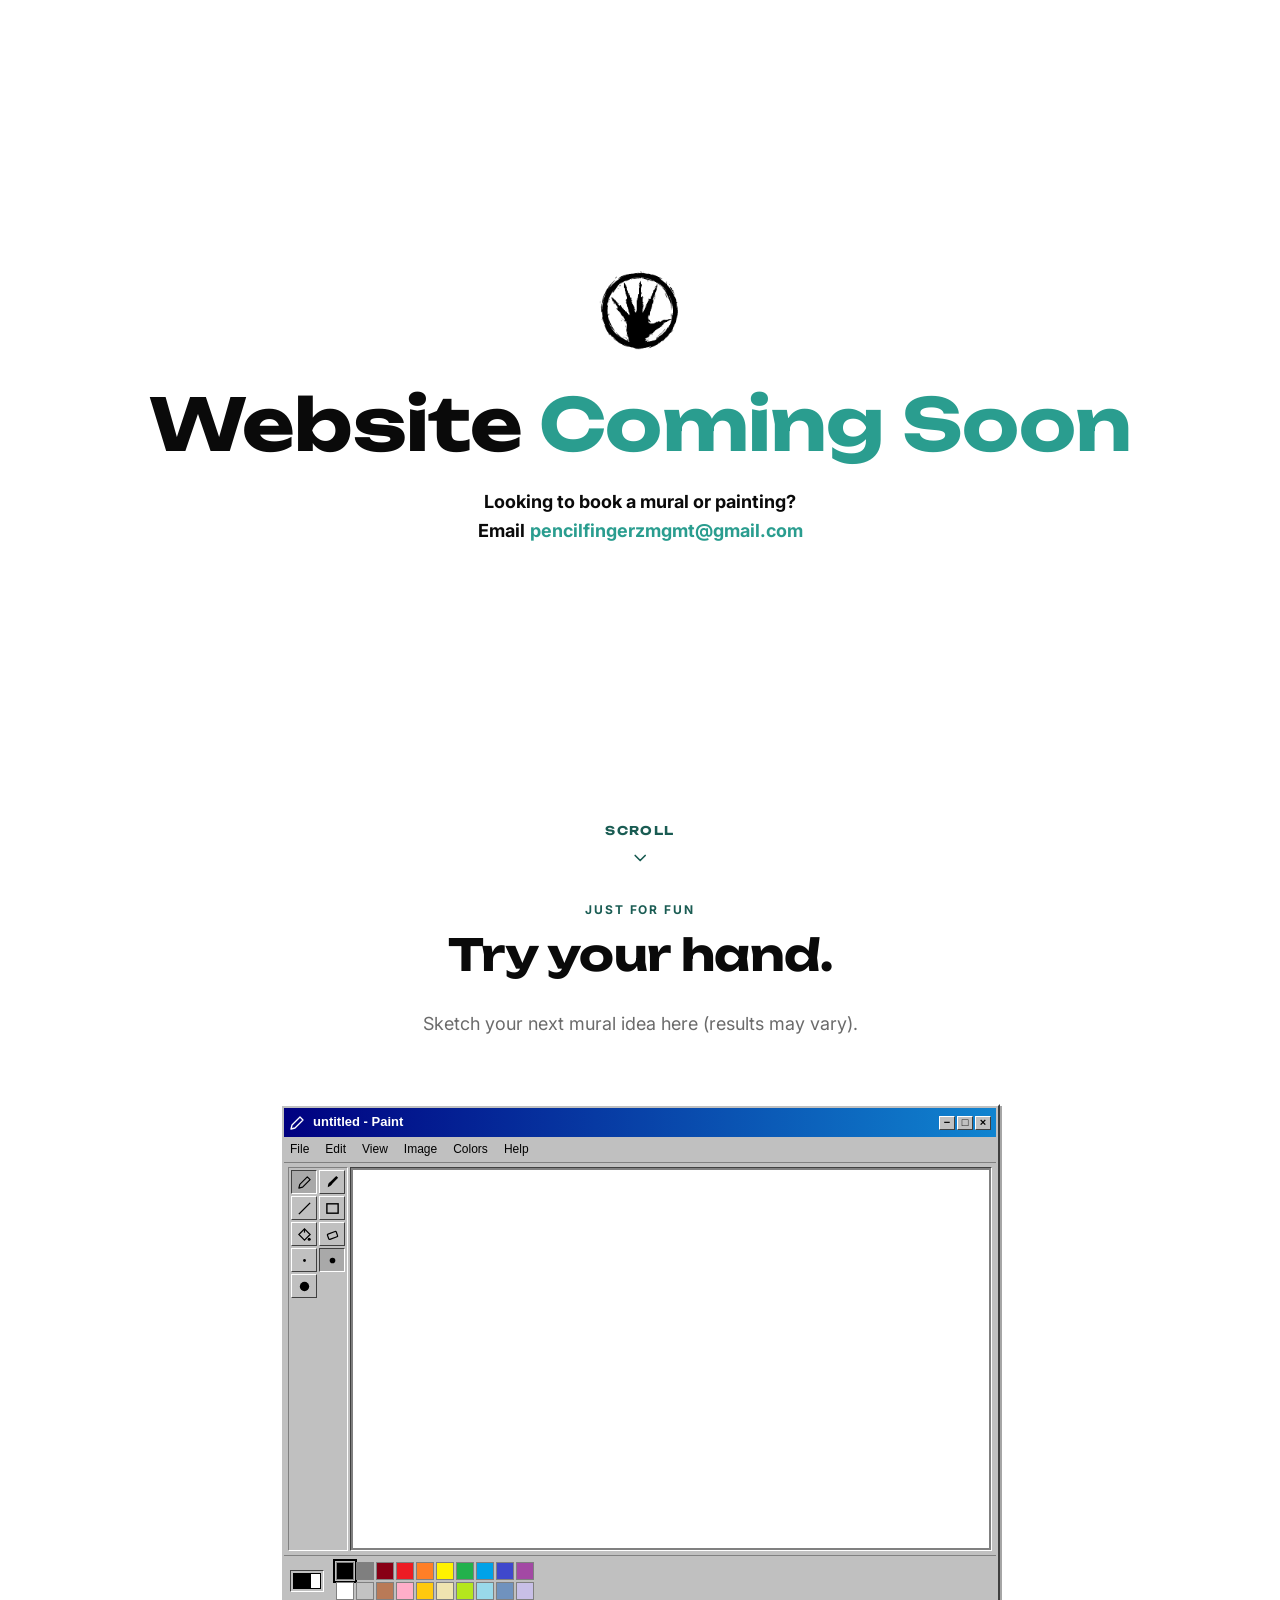
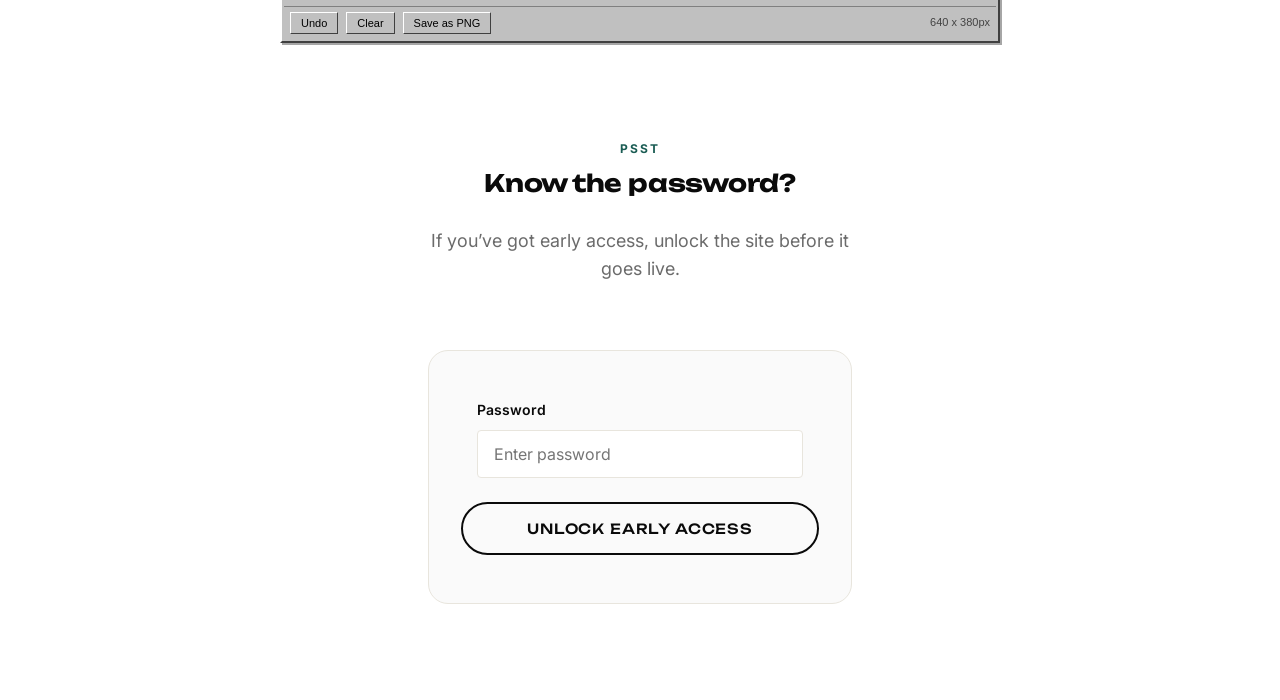
<file: index.html>
<!doctype html>
<html lang="en">
<head>
<meta charset="UTF-8">
<meta name="viewport" content="width=device-width, initial-scale=1">
<title>Pencil Fingerz &mdash; Website Coming Soon</title>
<meta name="description" content="The Pencil Fingerz website is getting a refresh. Sign up to be notified the moment it's live.">
<link rel="icon" href="assets/favicon-pf-vector.png" type="image/png">
<link rel="preconnect" href="https://fonts.googleapis.com">
<link rel="preconnect" href="https://fonts.gstatic.com" crossorigin>
<link href="https://fonts.googleapis.com/css2?family=Unbounded:wght@500;700&family=Inter:wght@400;500;600;700&display=swap" rel="stylesheet">
<link rel="stylesheet" href="css/style.css">
</head>
<body>
<canvas class="mouse-trail-canvas" data-pencil-trail aria-hidden="true"></canvas>
<a class="skip-link" href="#main">Skip to content</a>

<main id="main">
  <section class="hero container" style="position:relative; min-height:100dvh; display:flex; flex-direction:column; align-items:center; justify-content:center; text-align:center;">
    <img src="assets/logo-transparent.png" alt="Pencil Fingerz" width="88" height="88" style="margin-bottom:var(--space-6);">

    <h1 style="font-size:clamp(2.25rem, 7vw, 4.5rem);">Website <span class="accent" style="color:#2a9d8f;">Coming Soon</span></h1>

    <p style="margin-top:var(--space-5); font-size:var(--fs-md, 1.125rem); max-width:36ch;"><strong>Looking to book a mural or painting? Email</strong>&nbsp;<a href="mailto:pencilfingerzmgmt@gmail.com" style="color:#2a9d8f; font-weight:700; white-space:nowrap;">pencilfingerzmgmt@gmail.com</a></p>

    <div class="scroll-cue" aria-hidden="true">
      <span>Scroll</span>
      <svg viewBox="0 0 24 24" fill="none" stroke="currentColor" stroke-width="2" stroke-linecap="round" stroke-linejoin="round"><path d="M6 9l6 6 6-6"/></svg>
    </div>
  </section>

  <!-- SKETCHPAD -->
  <section class="section" style="padding-top:0;">
    <div class="container">
      <div class="section__head" data-reveal style="text-align:center; align-items:center; margin-inline:auto;">
        <span class="section__kicker">Just for Fun</span>
        <h2 class="section__title">Try your hand.</h2>
        <p class="section__desc" style="text-align:center;">Sketch your next mural idea here (results may vary).</p>
      </div>

      <div class="paint-app" data-reveal>
        <div class="paint-app__window">
          <div class="paint-app__titlebar">
            <span class="paint-app__titlebar-icon" aria-hidden="true">
              <svg viewBox="0 0 16 16" fill="none" stroke="#fff" stroke-width="1.3" stroke-linejoin="round"><path d="M2 14l1-4 8-8 3 3-8 8-4 1z"/></svg>
            </span>
            <span class="paint-app__titlebar-text">untitled - Paint</span>
            <span class="paint-app__titlebar-controls" aria-hidden="true">
              <span class="paint-app__win-btn">&minus;</span>
              <span class="paint-app__win-btn">&#9633;</span>
              <span class="paint-app__win-btn paint-app__win-btn--close">&times;</span>
            </span>
          </div>
          <div class="paint-app__menubar" aria-hidden="true">
            <span>File</span><span>Edit</span><span>View</span><span>Image</span><span>Colors</span><span>Help</span>
          </div>

          <div class="paint-app__body">
            <div class="paint-app__toolbox" role="toolbar" aria-label="Drawing tools">
              <button type="button" class="paint-app__tool is-active" data-paint-tool="pencil" aria-label="Pencil" aria-pressed="true">
                <svg viewBox="0 0 16 16" fill="none" stroke="currentColor" stroke-width="1.3" stroke-linejoin="round"><path d="M2 14l1-4 8-8 3 3-8 8-4 1z"/></svg>
              </button>
              <button type="button" class="paint-app__tool" data-paint-tool="brush" aria-label="Brush" aria-pressed="false">
                <svg viewBox="0 0 16 16"><path d="M3 13c0-3 1-5 3-6l6-6 2 2-6 6c-1 2-3 3-5 4z" fill="currentColor"/></svg>
              </button>
              <button type="button" class="paint-app__tool" data-paint-tool="line" aria-label="Line" aria-pressed="false">
                <svg viewBox="0 0 16 16" stroke="currentColor" stroke-width="1.5"><line x1="2" y1="14" x2="14" y2="2"/></svg>
              </button>
              <button type="button" class="paint-app__tool" data-paint-tool="rect" aria-label="Rectangle" aria-pressed="false">
                <svg viewBox="0 0 16 16" fill="none" stroke="currentColor" stroke-width="1.5"><rect x="2" y="3" width="12" height="10"/></svg>
              </button>
              <button type="button" class="paint-app__tool" data-paint-tool="fill" aria-label="Fill bucket" aria-pressed="false">
                <svg viewBox="0 0 16 16" fill="none" stroke="currentColor" stroke-width="1.3"><path d="M2 8l6-6 6 6-6 6-6-6z"/><path d="M8 2v4"/><circle cx="13" cy="13" r="1.6" fill="currentColor" stroke="none"/></svg>
              </button>
              <button type="button" class="paint-app__tool" data-paint-tool="eraser" aria-label="Eraser" aria-pressed="false">
                <svg viewBox="0 0 16 16" fill="none" stroke="currentColor" stroke-width="1.3"><rect x="3" y="6" width="10" height="6" rx="1" transform="rotate(-20 8 9)"/></svg>
              </button>
              <button type="button" class="paint-app__tool" data-paint-size="2" aria-label="Small brush size">
                <svg viewBox="0 0 16 16"><circle cx="8" cy="8" r="1.5" fill="currentColor"/></svg>
              </button>
              <button type="button" class="paint-app__tool is-active" data-paint-size="4" aria-label="Medium brush size">
                <svg viewBox="0 0 16 16"><circle cx="8" cy="8" r="3" fill="currentColor"/></svg>
              </button>
              <button type="button" class="paint-app__tool" data-paint-size="7" aria-label="Large brush size">
                <svg viewBox="0 0 16 16"><circle cx="8" cy="8" r="5" fill="currentColor"/></svg>
              </button>
            </div>

            <div class="paint-app__canvas-wrap">
              <canvas class="paint-app__canvas" data-paint-canvas width="640" height="380" aria-label="Drawing canvas: click and drag with the mouse, or use your finger on a touchscreen, to draw"></canvas>
            </div>
          </div>

          <div class="paint-app__palette-row">
            <div class="paint-app__current-color" aria-hidden="true">
              <span class="paint-app__current-color-bg"></span>
              <span class="paint-app__current-color-fg" data-paint-fg-swatch></span>
            </div>
            <div class="paint-app__palette" data-paint-palette role="group" aria-label="Color palette"></div>
          </div>

          <div class="paint-app__statusbar">
            <div class="paint-app__actions">
              <button type="button" class="paint-app__action-btn" data-paint-undo>Undo</button>
              <button type="button" class="paint-app__action-btn" data-paint-clear>Clear</button>
              <button type="button" class="paint-app__action-btn" data-paint-save>Save as PNG</button>
            </div>
            <span class="paint-app__statusbar-text">640 x 380px</span>
          </div>
        </div>
      </div>
    </div>
  </section>

  <!-- SECRET EARLY ACCESS -->
  <section class="section" style="padding-top:0;">
    <div class="container" style="max-width:520px;">
      <div class="section__head" data-reveal style="text-align:center; align-items:center; margin-inline:auto;">
        <span class="section__kicker">Psst</span>
        <h2 class="section__title" style="font-size:var(--fs-lg);">Know the password?</h2>
        <p class="section__desc" style="text-align:center;">If you&rsquo;ve got early access, unlock the site before it goes live.</p>
      </div>

      <div class="form-card" data-reveal style="margin-top:var(--space-6);">
        <form data-early-access-form novalidate>
          <div class="field">
            <label for="cs-password">Password</label>
            <input type="password" id="cs-password" name="password" autocomplete="off" placeholder="Enter password">
            <span class="field-error">That&rsquo;s not it. Try again.</span>
          </div>

          <div class="form-submit-row" style="margin-top:var(--space-5); justify-content:center; flex-wrap:wrap;">
            <button type="submit" class="btn btn--outline btn--glow-teal early-access-btn">Unlock Early Access</button>
          </div>
        </form>
      </div>
    </div>
  </section>
</main>

<script src="js/main.js" defer></script>
</body>
</html>
</file>
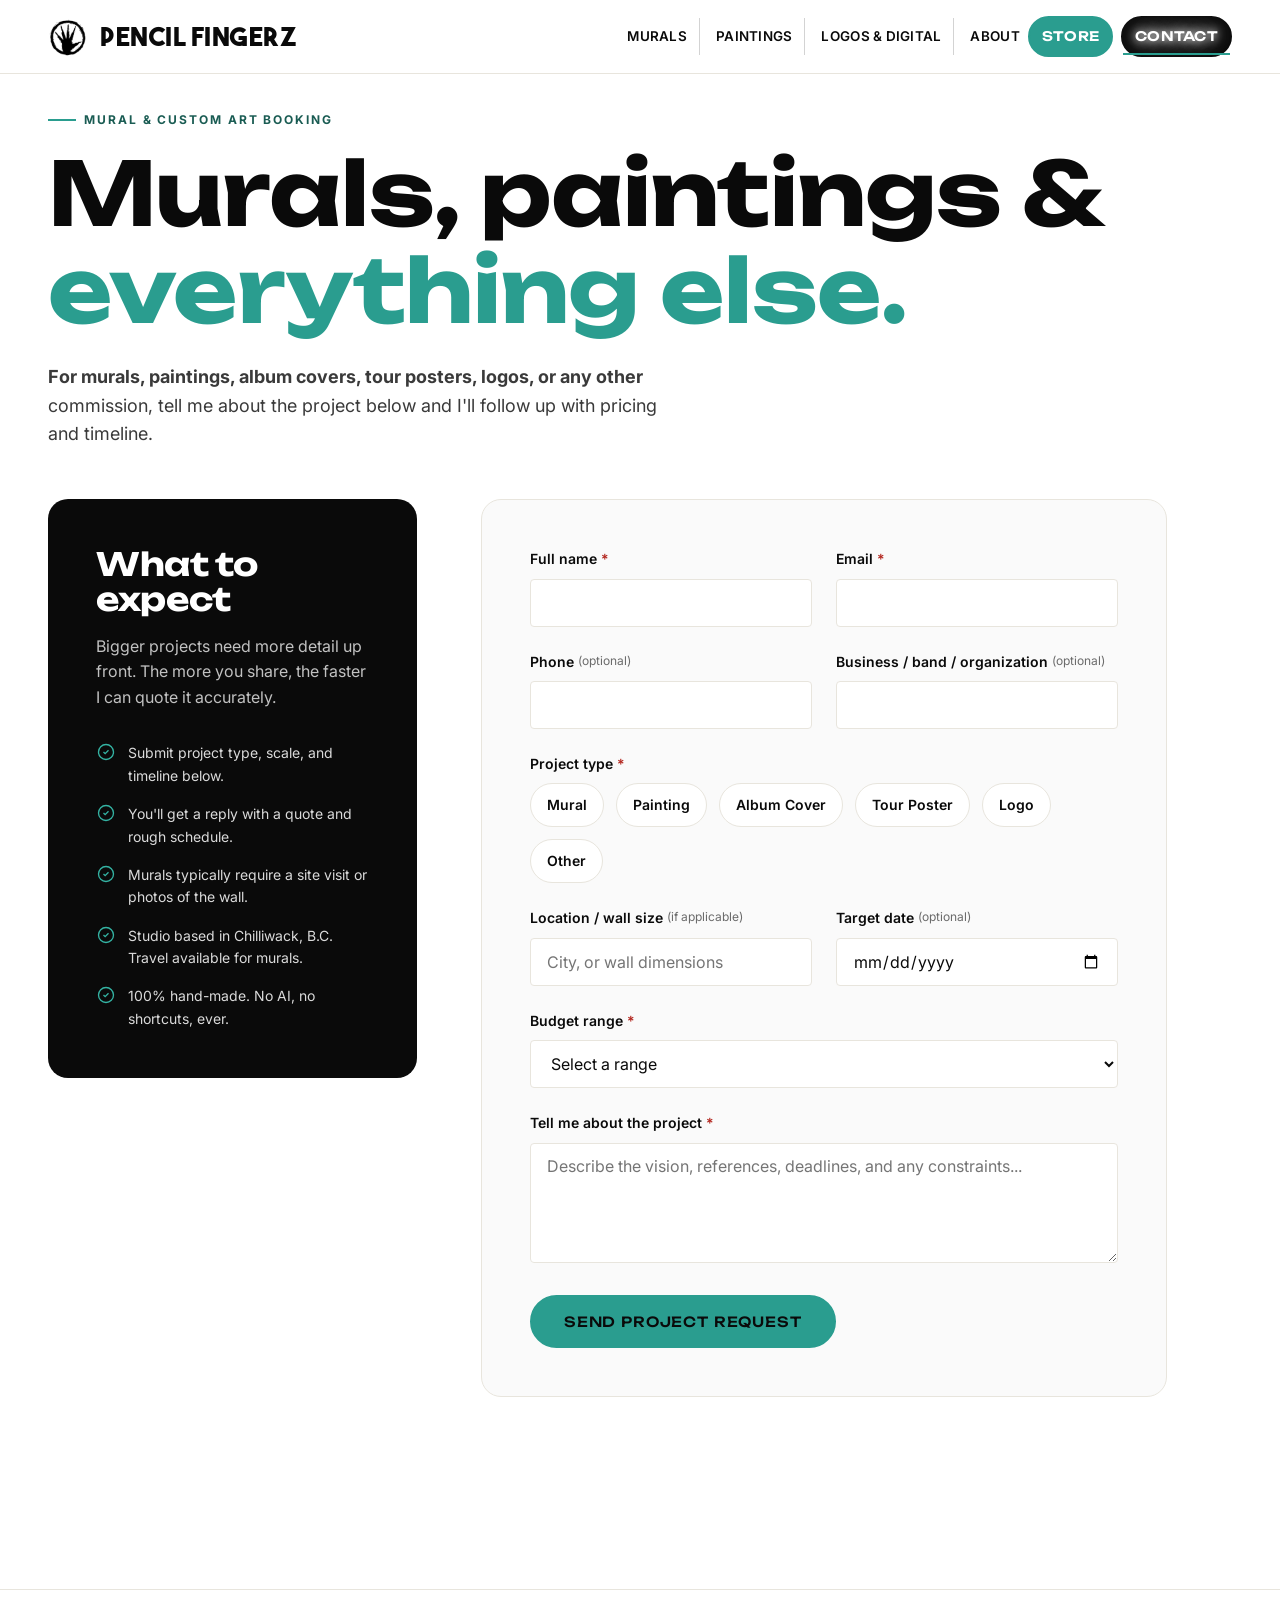
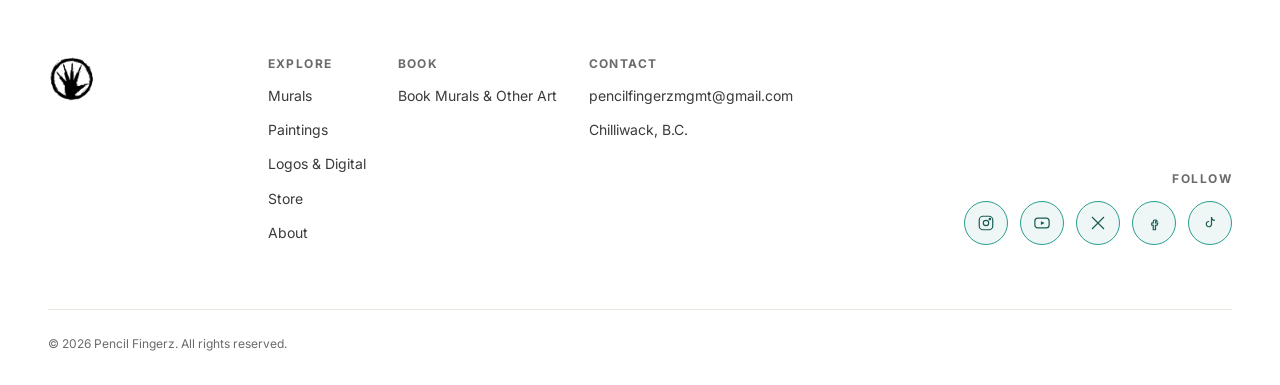
<file: book-art.html>
<!doctype html>
<html lang="en">
<head>
<meta charset="UTF-8">
<meta name="viewport" content="width=device-width, initial-scale=1">
<title>Book Murals &amp; Other Art: Pencil Fingerz</title>
<meta name="description" content="Request a mural, painting, logo, album cover, or tour poster commission with Pencil Fingerz, Chilliwack B.C.">
<link rel="icon" href="assets/favicon-pf-vector.png" type="image/png">
<link rel="preconnect" href="https://fonts.googleapis.com">
<link rel="preconnect" href="https://fonts.gstatic.com" crossorigin>
<link href="https://fonts.googleapis.com/css2?family=Unbounded:wght@500;700&family=Inter:wght@400;500;600;700&display=swap" rel="stylesheet">
<link rel="stylesheet" href="css/style.css">
</head>
<body>
<canvas class="mouse-trail-canvas" data-pencil-trail aria-hidden="true"></canvas>
<a class="skip-link" href="#main">Skip to content</a>

<header class="site-header">
  <div class="container site-header__inner">
    <a href="home.html" class="brand" aria-label="Pencil Fingerz home">
      <span class="brand__mark"><img src="assets/logo-transparent.png" alt="" width="40" height="40"></span>
      <span class="brand__name">Pencil Fingerz</span>
      </a>
    <nav class="nav" aria-label="Primary">
      <a href="murals.html">Murals</a>
      <a href="paintings.html">Paintings</a>
      <a href="logos-digital.html">Logos &amp; Digital</a>
      <a href="about.html">About</a>
      <a href="store.html" class="btn btn--teal" style="padding:var(--space-2) var(--space-3); min-height:auto;">Store</a>
      <a href="book-art.html" class="btn btn--gold" aria-current="page" style="padding:var(--space-2) var(--space-3); min-height:auto;">Contact</a>
    </nav>
    <button type="button" class="nav-toggle" data-nav-toggle aria-expanded="false" aria-controls="mobile-nav" aria-label="Open menu">
      <svg viewBox="0 0 24 24" fill="none" stroke="currentColor" stroke-width="2" stroke-linecap="round"><line x1="3" y1="6" x2="21" y2="6"/><line x1="3" y1="12" x2="21" y2="12"/><line x1="3" y1="18" x2="21" y2="18"/></svg>
    </button>
  </div>
</header>

<div class="mobile-nav" id="mobile-nav" data-mobile-nav hidden>
  <div class="mobile-nav__top">
    <button type="button" class="mobile-nav__close" data-nav-close aria-label="Close menu">
      <svg viewBox="0 0 24 24" fill="none" stroke="currentColor" stroke-width="2" stroke-linecap="round"><line x1="18" y1="6" x2="6" y2="18"/><line x1="6" y1="6" x2="18" y2="18"/></svg>
    </button>
  </div>
  <nav class="mobile-nav__links" aria-label="Mobile">
    <a href="home.html">Home</a>
    <a href="murals.html">Murals</a>
    <a href="paintings.html">Paintings</a>
    <a href="logos-digital.html">Logos &amp; Digital</a>
    <a href="about.html">About</a>
  </nav>
  <div class="mobile-nav__cta">
    <a href="store.html" class="btn btn--teal">Store</a>
    <a href="book-art.html" class="btn btn--gold">Contact</a>
  </div>
</div>

<main id="main">
  <section class="hero container" style="padding-bottom: var(--space-6);">
    <p class="hero__eyebrow">Mural &amp; Custom Art Booking</p>
    <h1>Murals, paintings &amp; <span class="accent">everything else.</span></h1>
    <p class="lede">For murals, paintings, album covers, tour posters, logos, or any other commission, tell me about the project below and I'll follow up with pricing and timeline.</p>
  </section>

  <section class="section" style="padding-top:0;">
    <div class="container booking-layout">

      <aside class="booking-info" data-reveal>
        <h2>What to expect</h2>
        <p>Bigger projects need more detail up front. The more you share, the faster I can quote it accurately.</p>
        <ul class="booking-info__list">
          <li>
            <svg viewBox="0 0 24 24" fill="none" stroke="currentColor" stroke-width="1.6"><path d="M9 12l2 2 4-4"/><circle cx="12" cy="12" r="9"/></svg>
            <span>Submit project type, scale, and timeline below.</span>
          </li>
          <li>
            <svg viewBox="0 0 24 24" fill="none" stroke="currentColor" stroke-width="1.6"><path d="M9 12l2 2 4-4"/><circle cx="12" cy="12" r="9"/></svg>
            <span>You'll get a reply with a quote and rough schedule.</span>
          </li>
          <li>
            <svg viewBox="0 0 24 24" fill="none" stroke="currentColor" stroke-width="1.6"><path d="M9 12l2 2 4-4"/><circle cx="12" cy="12" r="9"/></svg>
            <span>Murals typically require a site visit or photos of the wall.</span>
          </li>
          <li>
            <svg viewBox="0 0 24 24" fill="none" stroke="currentColor" stroke-width="1.6"><path d="M9 12l2 2 4-4"/><circle cx="12" cy="12" r="9"/></svg>
            <span>Studio based in Chilliwack, B.C. Travel available for murals.</span>
          </li>
          <li>
            <svg viewBox="0 0 24 24" fill="none" stroke="currentColor" stroke-width="1.6"><path d="M9 12l2 2 4-4"/><circle cx="12" cy="12" r="9"/></svg>
            <span>100% hand-made. No AI, no shortcuts, ever.</span>
          </li>
        </ul>
      </aside>

      <div class="form-card no-pencil-trail" data-reveal>
        <form data-booking-form action="https://formspree.io/f/mgawpjwy" method="POST" novalidate>
          <input type="hidden" name="_subject" value="New Mural/Painting/Art Request &mdash; Pencil Fingerz">
          <input type="text" name="_gotcha" style="display:none" tabindex="-1" autocomplete="off" aria-hidden="true">
          <div class="form-grid form-grid--2">
            <div class="field">
              <label for="a-name">Full name <span class="req">*</span></label>
              <input type="text" id="a-name" name="name" required autocomplete="name">
              <span class="field-error">Please enter your name.</span>
            </div>
            <div class="field">
              <label for="a-email">Email <span class="req">*</span></label>
              <input type="email" id="a-email" name="email" required autocomplete="email">
              <span class="field-error">Please enter a valid email.</span>
            </div>
          </div>

          <div class="form-grid form-grid--2" style="margin-top:var(--space-5);">
            <div class="field">
              <label for="a-phone">Phone <span class="hint">(optional)</span></label>
              <input type="tel" id="a-phone" name="phone" autocomplete="tel">
            </div>
            <div class="field">
              <label for="a-org">Business / band / organization <span class="hint">(optional)</span></label>
              <input type="text" id="a-org" name="org">
            </div>
          </div>

          <div class="field" style="margin-top:var(--space-5);">
            <label>Project type <span class="req">*</span></label>
            <div class="radio-group" role="radiogroup" aria-label="Project type">
              <label class="radio-pill"><input type="radio" name="project_type" value="mural" required><span>Mural</span></label>
              <label class="radio-pill"><input type="radio" name="project_type" value="painting" required><span>Painting</span></label>
              <label class="radio-pill"><input type="radio" name="project_type" value="album-cover" required><span>Album Cover</span></label>
              <label class="radio-pill"><input type="radio" name="project_type" value="tour-poster" required><span>Tour Poster</span></label>
              <label class="radio-pill"><input type="radio" name="project_type" value="logo" required><span>Logo</span></label>
              <label class="radio-pill"><input type="radio" name="project_type" value="other" required><span>Other</span></label>
            </div>
            <span class="field-error">Choose the closest project type.</span>
          </div>

          <div class="form-grid form-grid--2" style="margin-top:var(--space-5);">
            <div class="field">
              <label for="a-location">Location / wall size <span class="hint">(if applicable)</span></label>
              <input type="text" id="a-location" name="location" placeholder="City, or wall dimensions">
            </div>
            <div class="field">
              <label for="a-deadline">Target date <span class="hint">(optional)</span></label>
              <input type="date" id="a-deadline" name="deadline">
            </div>
          </div>

          <div class="field" style="margin-top:var(--space-5);">
            <label for="a-budget">Budget range <span class="req">*</span></label>
            <select id="a-budget" name="budget" required>
              <option value="">Select a range</option>
              <option value="500-1500">$500–$1,500</option>
              <option value="1500-5000">$1,500–$5,000</option>
              <option value="5000-15000">$5,000–$15,000</option>
              <option value="15000-plus">$15,000+</option>
            </select>
            <span class="field-error">A ballpark budget helps scope the project.</span>
          </div>

          <div class="field" style="margin-top:var(--space-5);">
            <label for="a-notes">Tell me about the project <span class="req">*</span></label>
            <textarea id="a-notes" name="notes" required placeholder="Describe the vision, references, deadlines, and any constraints..."></textarea>
            <span class="field-error">A short description helps a lot.</span>
          </div>

          <div class="form-submit-row" style="margin-top:var(--space-6);">
            <button type="submit" class="btn btn--gold">
              <span class="spinner" aria-hidden="true"></span>
              <span class="btn-label">Send Project Request</span>
            </button>
            <span class="form-status" data-form-status role="status" aria-live="polite"></span>
          </div>
        </form>
      </div>
    </div>
  </section>
</main>

<footer class="site-footer">
  <div class="container">
    <div class="site-footer__top">
      <div class="footer-brand">
        <span class="footer-brand__mark"><img src="assets/logo-transparent.png" alt="Pencil Fingerz logo" width="48" height="48"></span>
      </div>
      <div class="footer-nav">
        <div class="footer-nav__col">
          <span class="footer-nav__title">Explore</span>
          <a href="murals.html">Murals</a>
          <a href="paintings.html">Paintings</a>
          <a href="logos-digital.html">Logos &amp; Digital</a>
          <a href="store.html">Store</a>
          <a href="about.html">About</a>
        </div>
        <div class="footer-nav__col">
          <span class="footer-nav__title">Book</span>
          <a href="book-art.html">Book Murals &amp; Other Art</a>
        </div>
        <div class="footer-nav__col">
          <span class="footer-nav__title">Contact</span>
          <a href="mailto:pencilfingerzmgmt@gmail.com">pencilfingerzmgmt@gmail.com</a>
          <span style="font-size:var(--fs-xs); color:var(--color-ink-soft);">Chilliwack, B.C.</span>
        </div>
      </div>
      <div class="footer-social">
        <span class="footer-social__title">Follow</span>
        <div class="footer-social__icons">
          <a href="https://www.instagram.com/pencilfingerz" target="_blank" rel="noopener" aria-label="Pencil Fingerz on Instagram"><svg viewBox="0 0 24 24" fill="none" stroke="currentColor" stroke-width="1.6"><rect x="3" y="3" width="18" height="18" rx="5"/><circle cx="12" cy="12" r="3.6"/><circle cx="17.2" cy="6.8" r="1"/></svg></a>
          <a href="https://www.youtube.com/@pencilfingerz" target="_blank" rel="noopener" aria-label="Pencil Fingerz on YouTube"><svg viewBox="0 0 24 24" fill="none" stroke="currentColor" stroke-width="1.6"><rect x="2.5" y="5.5" width="19" height="13" rx="4"/><path d="M10.5 9.5l5 2.5-5 2.5z" fill="currentColor" stroke="none"/></svg></a>
          <a href="https://x.com/Pencilfingerz" target="_blank" rel="noopener" aria-label="Pencil Fingerz on X"><svg viewBox="0 0 24 24" fill="none" stroke="currentColor" stroke-width="1.6"><path d="M4 4l16 16M20 4L4 20"/></svg></a>
          <a href="https://www.facebook.com/pencilfingerz" target="_blank" rel="noopener" aria-label="Pencil Fingerz on Facebook"><svg viewBox="0 0 24 24" fill="none" stroke="currentColor" stroke-width="1.6"><path d="M15 8h-2a2 2 0 00-2 2v2H9v3h2v6h3v-6h2.2l.8-3H14v-1.5c0-.55.45-1 1-1H16z"/></svg></a>
          <a href="https://www.tiktok.com/@pencilfingerz" target="_blank" rel="noopener" aria-label="Pencil Fingerz on TikTok"><svg viewBox="0 0 24 24" fill="none" stroke="currentColor" stroke-width="1.6"><path d="M14 4v9.5a3.5 3.5 0 11-3-3.46"/><path d="M14 4c0 2.5 2 4.5 4.5 4.5"/></svg></a>
        </div>
      </div>
    </div>
    <div class="site-footer__bottom">
      <span>&copy; <span data-year></span> Pencil Fingerz. All rights reserved.</span>
    </div>
  </div>
</footer>

<script src="js/main.js" defer></script>
</body>
</html>
</file>
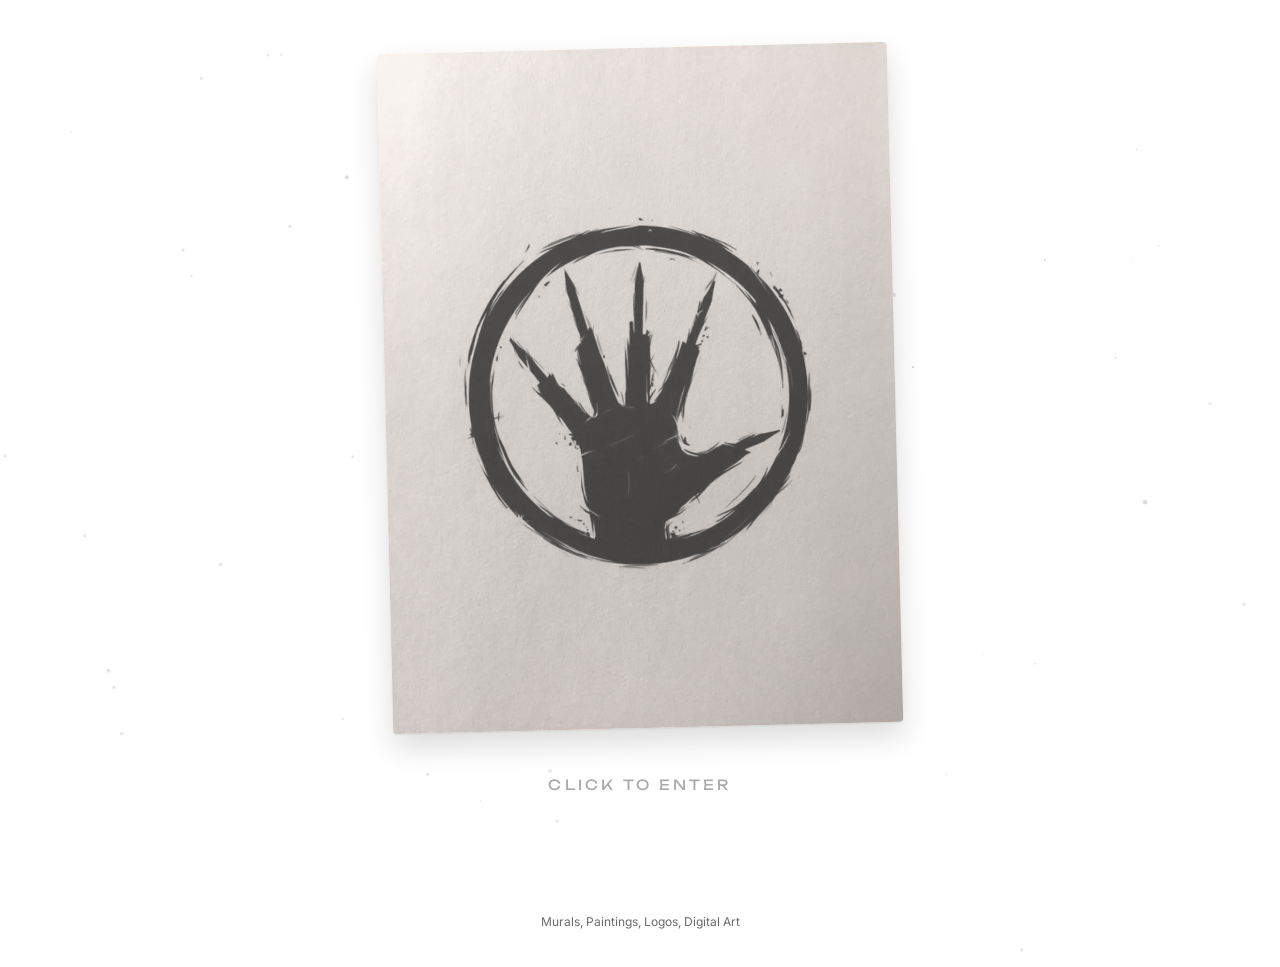
<file: entrance.html>
<!doctype html>
<html lang="en">
<head>
<meta charset="UTF-8">
<meta name="viewport" content="width=device-width, initial-scale=1">
<title>Pencil Fingerz: Murals, Paintings &amp; Custom Art</title>
<meta name="description" content="Pencil Fingerz: murals, paintings, logos and digital art. Based in Chilliwack, B.C.">
<link rel="icon" href="assets/favicon-pf-vector.png" type="image/png">
<link rel="preconnect" href="https://fonts.googleapis.com">
<link rel="preconnect" href="https://fonts.gstatic.com" crossorigin>
<link href="https://fonts.googleapis.com/css2?family=Unbounded:wght@500;700&family=Inter:wght@400;500;600;700&display=swap" rel="stylesheet">
<link rel="stylesheet" href="css/style.css">
</head>
<body class="entrance-page">

<main class="entrance">
  <canvas class="entrance__canvas" data-entrance-canvas aria-hidden="true"></canvas>

  <div class="entrance__content">
    <h1 class="visually-hidden">Pencil Fingerz: Murals, Paintings, Logos &amp; Digital Art</h1>

    <button type="button" class="enter-btn" data-enter-btn data-href="home.html" aria-label="Enter the Pencil Fingerz site">
      <span class="entrance__mark" aria-hidden="true">
        <span class="entrance__mark-clip">
          <img src="assets/logo.png" alt="" width="330" height="330">
        </span>
      </span>
      <span class="enter-btn__label" aria-hidden="true">
        <span class="enter-btn__label-desktop">Click to Enter</span>
        <span class="enter-btn__label-mobile">Tap to Enter</span>
      </span>
    </button>
  </div>

  <p class="entrance__skip">Murals, Paintings, Logos, Digital Art</p>
</main>

<div class="entrance-transition" data-entrance-transition aria-hidden="true"></div>

<script src="js/entrance.js"></script>
</body>
</html>
</file>
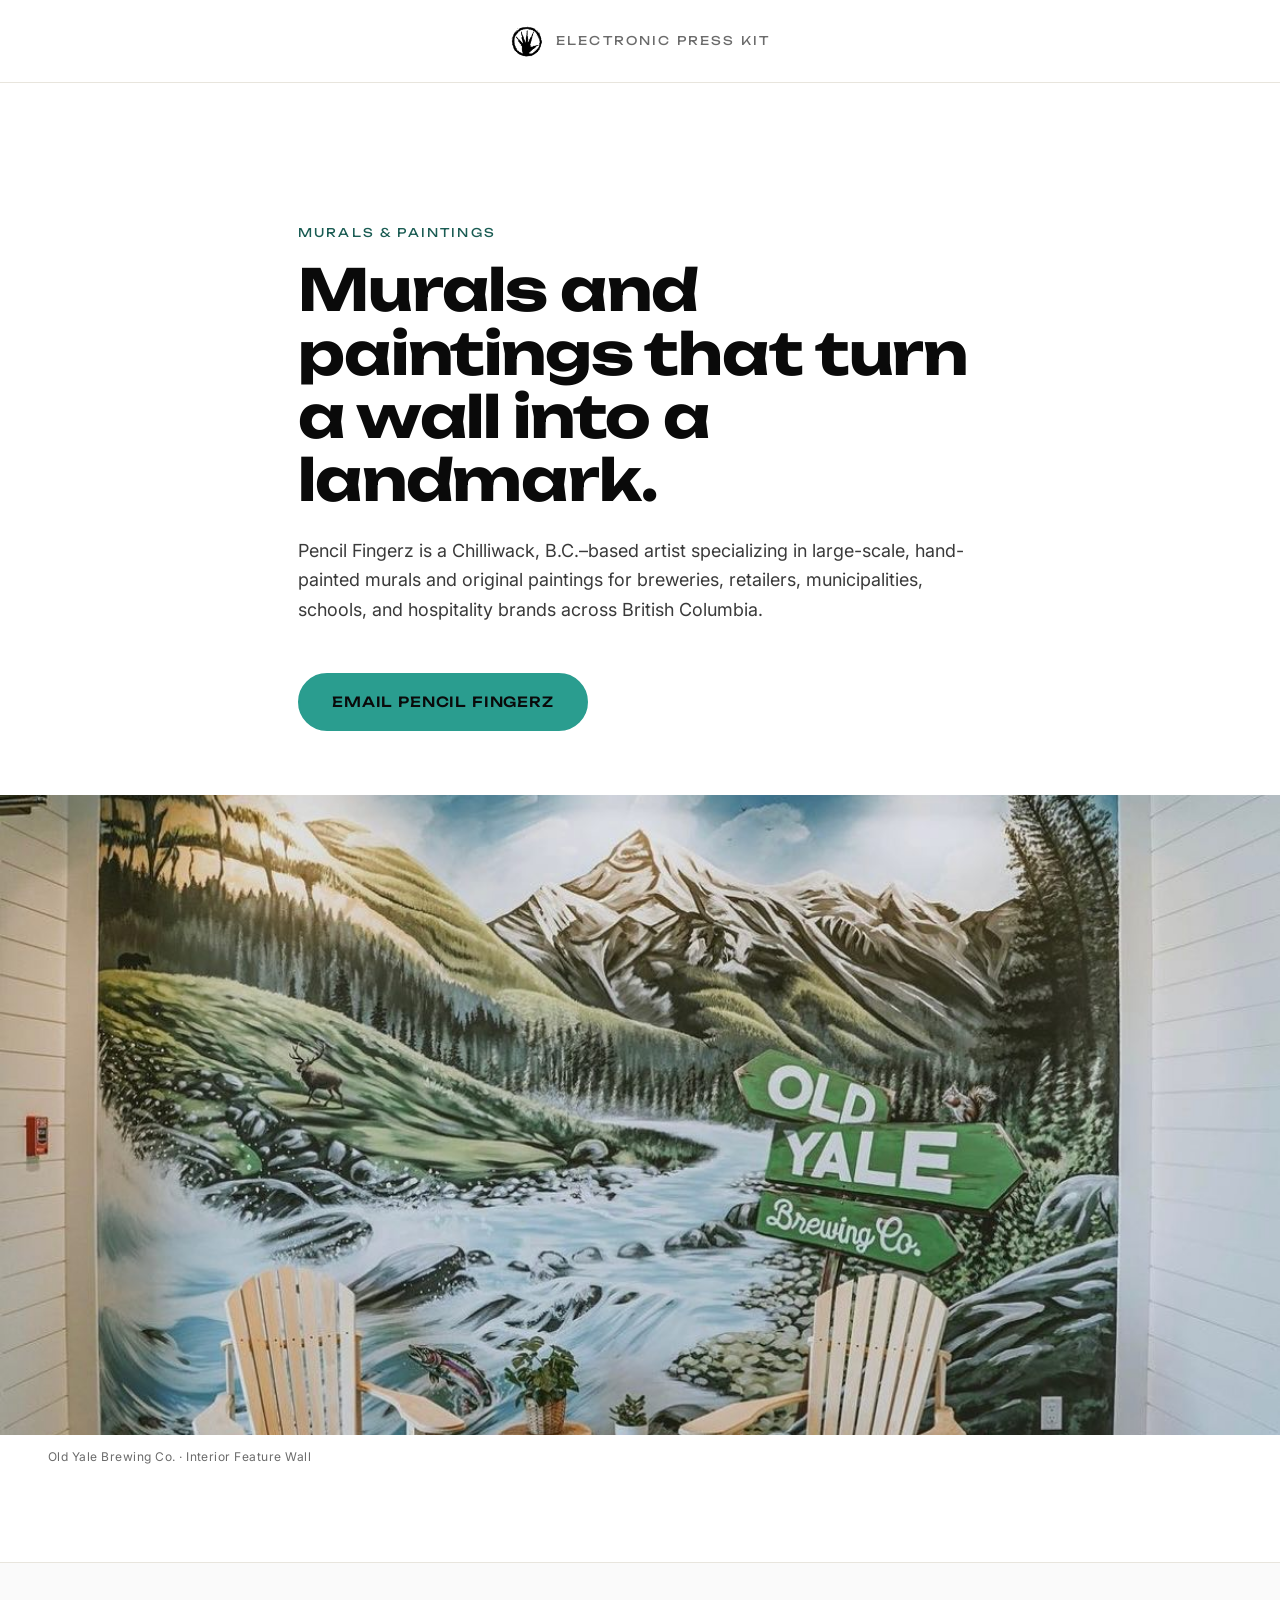
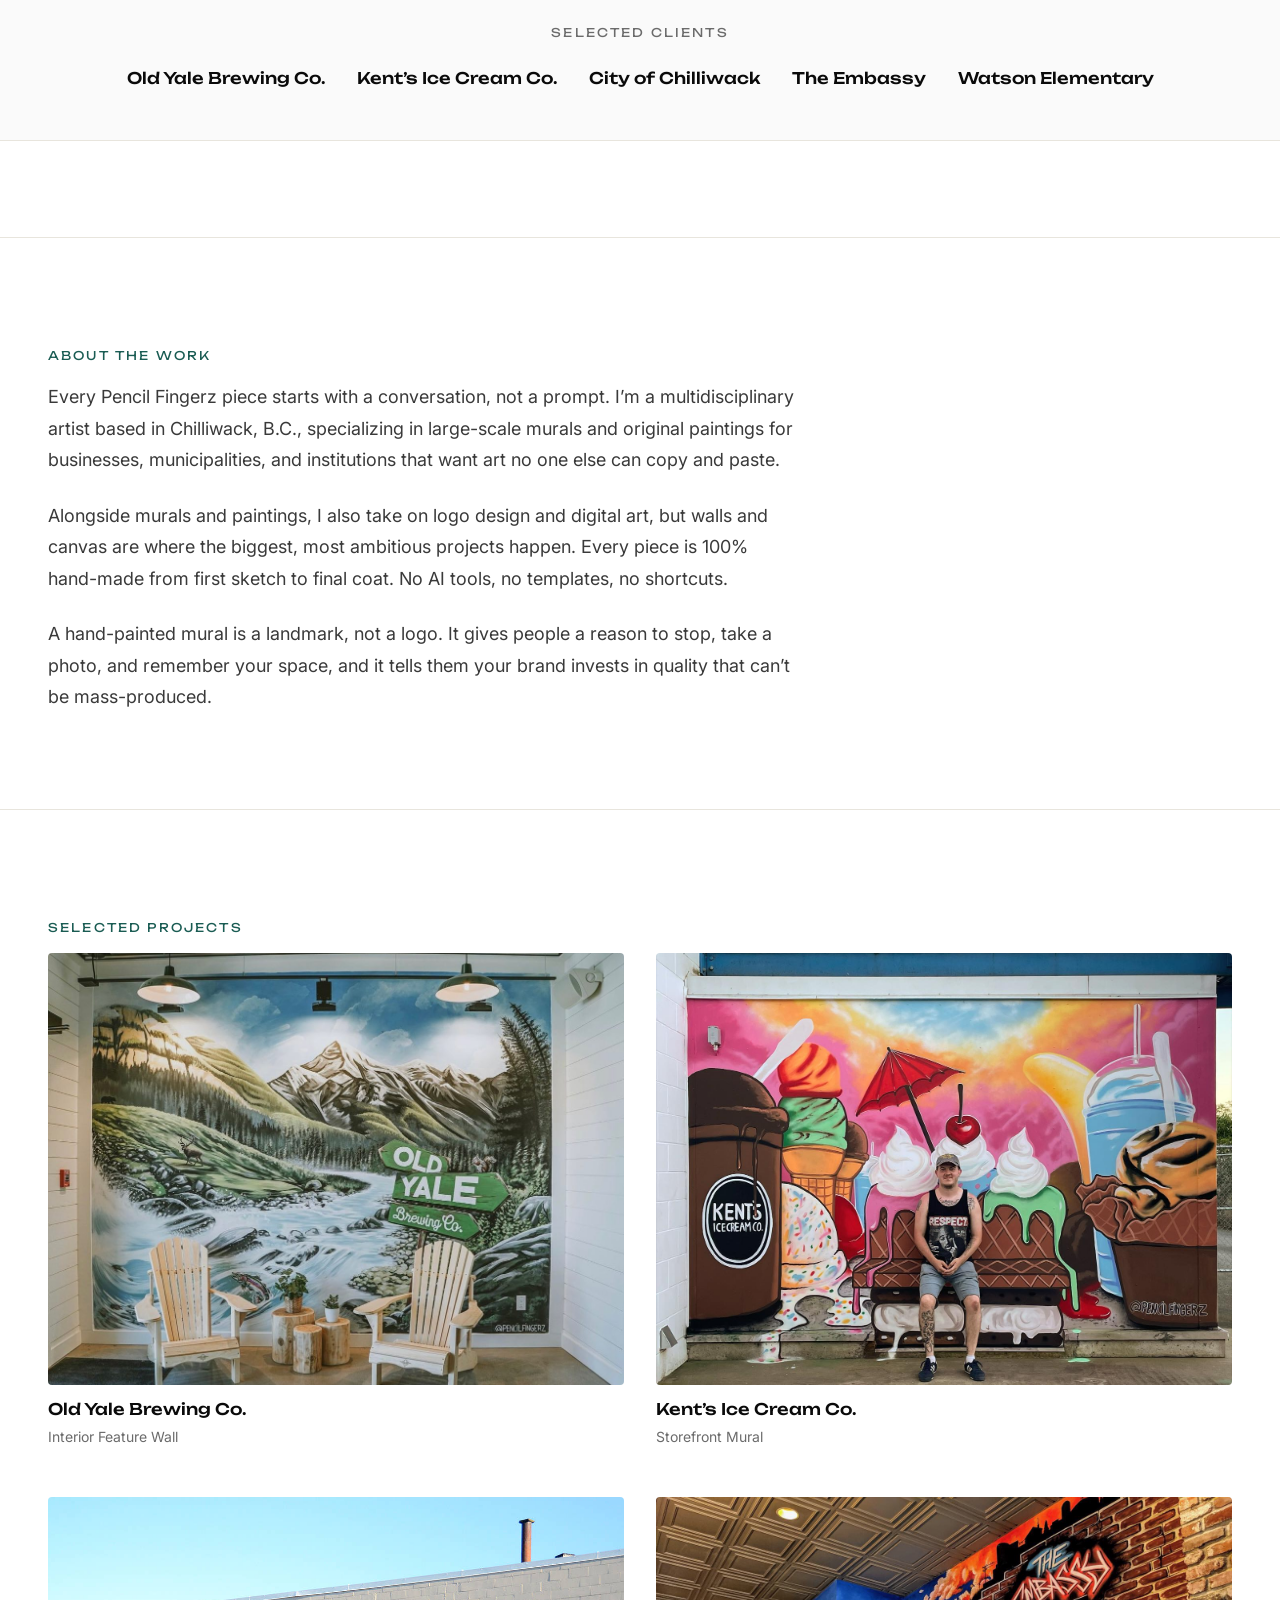
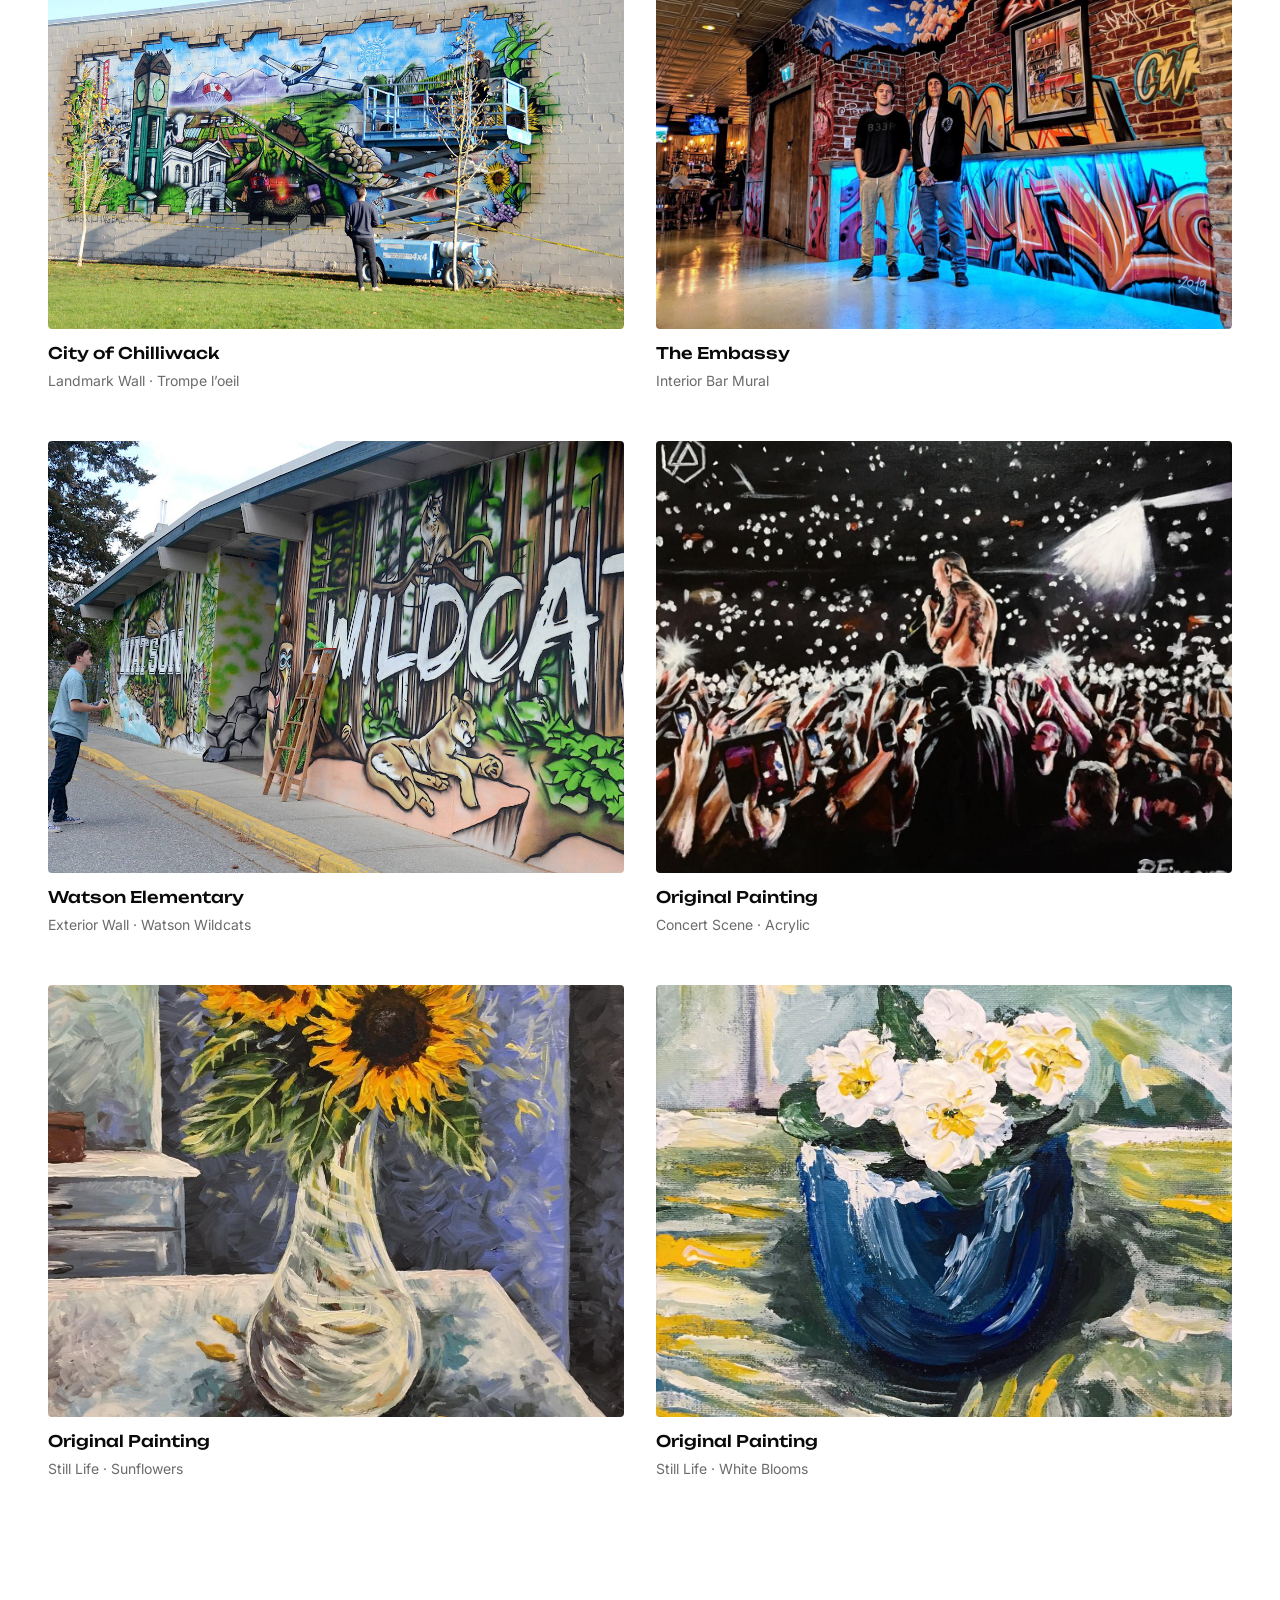
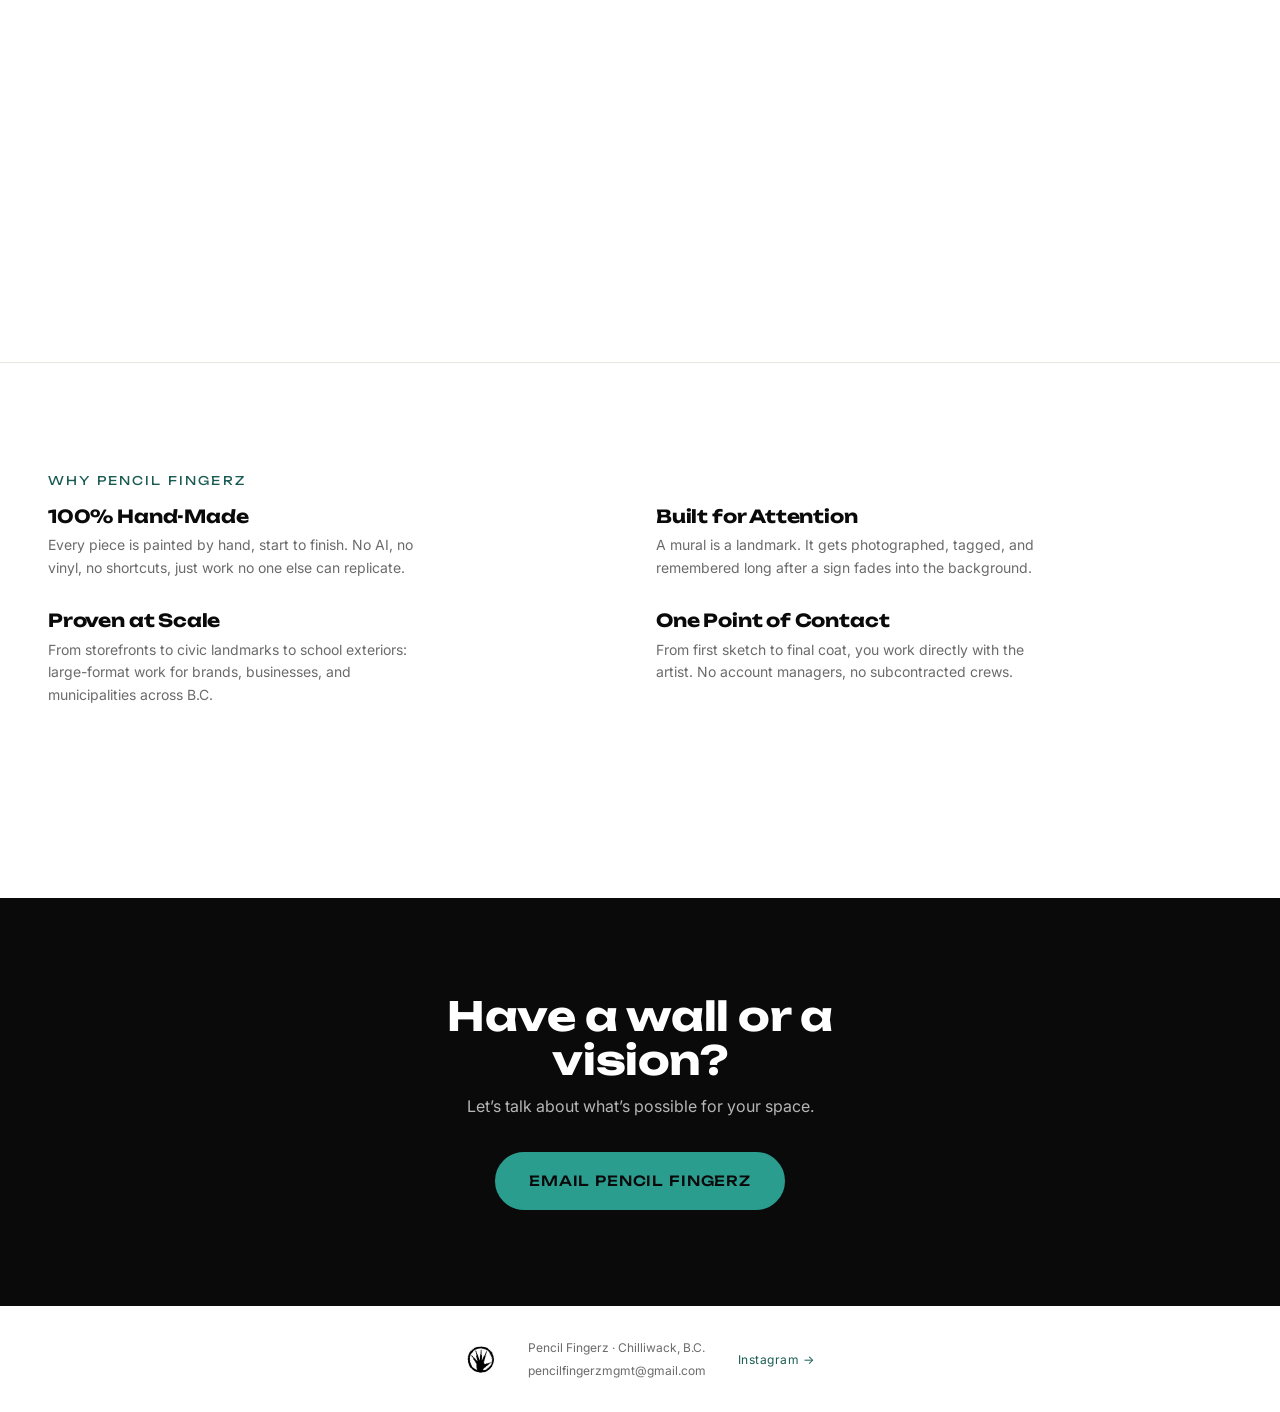
<file: press-kit.html>
<!doctype html>
<html lang="en">
<head>
<meta charset="UTF-8">
<meta name="viewport" content="width=device-width, initial-scale=1">
<title>Pencil Fingerz &mdash; Murals &amp; Paintings | Electronic Press Kit</title>
<meta name="description" content="Electronic press kit for Pencil Fingerz: large-scale, hand-painted murals and original paintings for brands, businesses, and cities. Based in Chilliwack, B.C.">
<meta name="robots" content="noindex, nofollow">
<meta property="og:title" content="Pencil Fingerz &mdash; Murals &amp; Paintings">
<meta property="og:description" content="Large-scale, hand-painted murals and original paintings for brands, businesses, and cities. 100% hand-made. Zero AI.">
<meta property="og:image" content="assets/Murals/mural-old-yale.jpg">
<meta property="og:type" content="website">
<link rel="icon" href="assets/favicon-pf-vector.png" type="image/png">
<link rel="preconnect" href="https://fonts.googleapis.com">
<link rel="preconnect" href="https://fonts.gstatic.com" crossorigin>
<link href="https://fonts.googleapis.com/css2?family=Unbounded:wght@500;700&family=Inter:wght@400;500;600;700&display=swap" rel="stylesheet">
<link rel="stylesheet" href="css/style.css">
<link rel="stylesheet" href="css/press-kit.css">
</head>
<body class="epk">
<a class="skip-link" href="#main">Skip to content</a>

<div class="epk-topbar">
  <div class="container epk-topbar__inner">
    <span class="epk-topbar__mark"><img src="assets/logo-transparent.png" alt="Pencil Fingerz" width="34" height="34"></span>
    <span class="epk-topbar__label">Electronic Press Kit</span>
  </div>
</div>

<main id="main">

  <section class="epk-hero container" data-reveal>
    <p class="epk-eyebrow">Murals &amp; Paintings</p>
    <h1>Murals and paintings that turn a wall into a landmark.</h1>
    <p class="epk-lede">Pencil Fingerz is a Chilliwack, B.C.&ndash;based artist specializing in large-scale, hand-painted murals and original paintings for breweries, retailers, municipalities, schools, and hospitality brands across British Columbia.</p>
    <a href="mailto:pencilfingerzmgmt@gmail.com?subject=Mural%2FPainting%20Inquiry" class="btn btn--gold">Email Pencil Fingerz</a>
  </section>

  <figure class="epk-hero-image" data-reveal>
    <img src="assets/Murals/mural-old-yale.jpg" alt="Mountain and river mural inside Old Yale Brewing Co." loading="eager">
    <figcaption>Old Yale Brewing Co. &middot; Interior Feature Wall</figcaption>
  </figure>

  <section class="epk-clients" data-reveal>
    <div class="container">
      <p class="epk-clients__label">Selected Clients</p>
      <ul class="epk-clients__list">
        <li>Old Yale Brewing Co.</li>
        <li>Kent&rsquo;s Ice Cream Co.</li>
        <li>City of Chilliwack</li>
        <li>The Embassy</li>
        <li>Watson Elementary</li>
      </ul>
    </div>
  </section>

  <section class="epk-section container" data-reveal>
    <p class="epk-eyebrow">About the Work</p>
    <div class="epk-about">
      <p>Every Pencil Fingerz piece starts with a conversation, not a prompt. I&rsquo;m a multidisciplinary artist based in Chilliwack, B.C., specializing in large-scale murals and original paintings for businesses, municipalities, and institutions that want art no one else can copy and paste.</p>
      <p>Alongside murals and paintings, I also take on logo design and digital art, but walls and canvas are where the biggest, most ambitious projects happen. Every piece is 100% hand-made from first sketch to final coat. No AI tools, no templates, no shortcuts.</p>
      <p>A hand-painted mural is a landmark, not a logo. It gives people a reason to stop, take a photo, and remember your space, and it tells them your brand invests in quality that can&rsquo;t be mass-produced.</p>
    </div>
  </section>

  <section class="epk-section epk-section--work container" data-reveal>
    <p class="epk-eyebrow">Selected Projects</p>
    <div class="epk-work-grid">
      <figure class="epk-work-item">
        <img src="assets/Murals/mural-old-yale.jpg" alt="Mountain and river mural inside Old Yale Brewing Co." loading="lazy">
        <figcaption><span>Old Yale Brewing Co.</span>Interior Feature Wall</figcaption>
      </figure>
      <figure class="epk-work-item">
        <img src="assets/Murals/mural-kents-icecream.jpg" alt="Colorful ice cream mural at Kent's Ice Cream Co." loading="lazy">
        <figcaption><span>Kent&rsquo;s Ice Cream Co.</span>Storefront Mural</figcaption>
      </figure>
      <figure class="epk-work-item">
        <img src="assets/Murals/mural-chilliwack.jpg" alt="Trompe l'oeil brick-break mural depicting Chilliwack landmarks" loading="lazy">
        <figcaption><span>City of Chilliwack</span>Landmark Wall &middot; Trompe l&rsquo;oeil</figcaption>
      </figure>
      <figure class="epk-work-item">
        <img src="assets/Murals/mural-embassy.jpg" alt="Graffiti-style brick mural inside The Embassy bar" loading="lazy">
        <figcaption><span>The Embassy</span>Interior Bar Mural</figcaption>
      </figure>
      <figure class="epk-work-item">
        <img src="assets/Murals/mural-wildcat-wide.jpg" alt="Wildcats mural with cougar and forest scene at Watson Elementary" loading="lazy">
        <figcaption><span>Watson Elementary</span>Exterior Wall &middot; Watson Wildcats</figcaption>
      </figure>
      <figure class="epk-work-item">
        <img src="assets/painting-concert.jpg" alt="Concert painting of a singer performing over a crowd" loading="lazy">
        <figcaption><span>Original Painting</span>Concert Scene &middot; Acrylic</figcaption>
      </figure>
      <figure class="epk-work-item">
        <img src="assets/painting-sunflowers.jpg" alt="Still life painting of sunflowers in a glass vase" loading="lazy">
        <figcaption><span>Original Painting</span>Still Life &middot; Sunflowers</figcaption>
      </figure>
      <figure class="epk-work-item">
        <img src="assets/painting-white-flowers.jpg" alt="Still life painting of white flowers in a blue pot" loading="lazy">
        <figcaption><span>Original Painting</span>Still Life &middot; White Blooms</figcaption>
      </figure>
    </div>
  </section>

  <section class="epk-section container" data-reveal>
    <p class="epk-eyebrow">How a Commission Works</p>
    <ol class="epk-process">
      <li>
        <span class="epk-process__num">01</span>
        <div>
          <h3>Consultation</h3>
          <p>We talk through your space, goals, budget, and timeline.</p>
        </div>
      </li>
      <li>
        <span class="epk-process__num">02</span>
        <div>
          <h3>Concept &amp; Approval</h3>
          <p>You get a custom concept and sign off before a single stroke goes on the wall.</p>
        </div>
      </li>
      <li>
        <span class="epk-process__num">03</span>
        <div>
          <h3>Execution</h3>
          <p>Full hand-painted execution on site or in studio, with progress updates along the way.</p>
        </div>
      </li>
      <li>
        <span class="epk-process__num">04</span>
        <div>
          <h3>Reveal</h3>
          <p>A finished piece built to last, ready for your opening, campaign, or ribbon-cutting.</p>
        </div>
      </li>
    </ol>
  </section>

  <section class="epk-section container" data-reveal>
    <p class="epk-eyebrow">Why Pencil Fingerz</p>
    <div class="epk-why-grid">
      <div class="epk-why-item">
        <h3>100% Hand-Made</h3>
        <p>Every piece is painted by hand, start to finish. No AI, no vinyl, no shortcuts, just work no one else can replicate.</p>
      </div>
      <div class="epk-why-item">
        <h3>Built for Attention</h3>
        <p>A mural is a landmark. It gets photographed, tagged, and remembered long after a sign fades into the background.</p>
      </div>
      <div class="epk-why-item">
        <h3>Proven at Scale</h3>
        <p>From storefronts to civic landmarks to school exteriors: large-format work for brands, businesses, and municipalities across B.C.</p>
      </div>
      <div class="epk-why-item">
        <h3>One Point of Contact</h3>
        <p>From first sketch to final coat, you work directly with the artist. No account managers, no subcontracted crews.</p>
      </div>
    </div>
  </section>

  <section class="epk-cta" data-reveal>
    <div class="container epk-cta__inner">
      <h2>Have a wall or a vision?</h2>
      <p>Let&rsquo;s talk about what&rsquo;s possible for your space.</p>
      <a href="mailto:pencilfingerzmgmt@gmail.com?subject=Mural%2FPainting%20Inquiry" class="btn btn--gold">Email Pencil Fingerz</a>
    </div>
  </section>

</main>

<footer class="epk-signature">
  <div class="container epk-signature__inner">
    <span class="epk-signature__mark"><img src="assets/logo-transparent.png" alt="Pencil Fingerz" width="30" height="30"></span>
    <div class="epk-signature__meta">
      <span>Pencil Fingerz &middot; Chilliwack, B.C.</span>
      <a href="mailto:pencilfingerzmgmt@gmail.com">pencilfingerzmgmt@gmail.com</a>
    </div>
    <a class="epk-signature__ig" href="https://www.instagram.com/pencilfingerz" target="_blank" rel="noopener">Instagram &rarr;</a>
  </div>
</footer>

<script src="js/main.js" defer></script>
</body>
</html>
</file>
<file: css/style.css>
/* ==========================================================================
   Pencilfingerz — Design Tokens
   ========================================================================== */
:root {
  /* Color */
  --color-bg: #ffffff;
  --color-bg-soft: #fafafa;
  --color-ink: #0a0a0a;
  --color-ink-soft: #3a3a3a;
  --color-ink-muted: #6b6b6b;
  --color-gold: #2a9d8f;
  --color-gold-bright: #34b3a3;
  --color-gold-dark: #1a5c53;
  --color-line: #e8e5dd;
  --color-danger: #b3261e;
  --color-success: #2e7d32;

  /* Typography */
  --font-display: "Unbounded", "Space Grotesk", sans-serif;
  --font-body: "Inter", -apple-system, BlinkMacSystemFont, sans-serif;

  --fs-2xs: 0.75rem;
  --fs-xs: 0.875rem;
  --fs-sm: 1rem;
  --fs-md: 1.125rem;
  --fs-lg: 1.5rem;
  --fs-xl: 2rem;
  --fs-2xl: 2.75rem;
  --fs-3xl: 4rem;
  --fs-4xl: 5.5rem;

  /* Spacing (4/8pt rhythm) */
  --space-1: 0.25rem;
  --space-2: 0.5rem;
  --space-3: 0.75rem;
  --space-4: 1rem;
  --space-5: 1.5rem;
  --space-6: 2rem;
  --space-7: 3rem;
  --space-8: 4rem;
  --space-9: 6rem;
  --space-10: 8rem;

  /* Layout */
  --container-max: 1280px;
  --radius-sm: 4px;
  --radius-md: 10px;
  --radius-lg: 20px;

  /* Height of the sticky site header. Used to pin the home portrait
     directly beneath it. Update here if the header height changes. */
  --header-h: 77px;

  /* Motion */
  --ease-out: cubic-bezier(0.16, 1, 0.3, 1);
  --ease-in-out: cubic-bezier(0.65, 0, 0.35, 1);
  --dur-fast: 150ms;
  --dur-base: 250ms;
  --dur-slow: 400ms;

  /* Z-index scale */
  --z-nav: 100;
  --z-overlay: 500;
  --z-modal: 1000;
}

* { box-sizing: border-box; }
html { scroll-behavior: smooth; }

@media (prefers-reduced-motion: reduce) {
  html { scroll-behavior: auto; }
  *, *::before, *::after {
    animation-duration: 0.001ms !important;
    animation-iteration-count: 1 !important;
    transition-duration: 0.001ms !important;
    scroll-behavior: auto !important;
  }
}

body {
  margin: 0;
  background: var(--color-bg);
  color: var(--color-ink);
  font-family: var(--font-body);
  font-size: var(--fs-sm);
  line-height: 1.6;
  -webkit-font-smoothing: antialiased;
  min-height: 100dvh;
  cursor: url('../assets/cursor-pencil-classic.png') 1 38, auto;
}


img { max-width: 100%; display: block; }
a { color: inherit; text-decoration: none; }
button { font-family: inherit; }

h1, h2, h3, h4 {
  font-family: var(--font-display);
  line-height: 1.1;
  margin: 0;
  letter-spacing: -0.01em;
}

.container {
  max-width: var(--container-max);
  margin-inline: auto;
  padding-inline: var(--space-5);
}

@media (min-width: 768px) {
  .container { padding-inline: var(--space-7); }
}

/* Focus visibility (a11y) */
a:focus-visible,
button:focus-visible,
input:focus-visible,
textarea:focus-visible,
select:focus-visible {
  outline: 3px solid var(--color-gold);
  outline-offset: 3px;
}

.skip-link {
  position: absolute;
  left: -9999px;
  top: 0;
  background: var(--color-ink);
  color: #fff;
  padding: var(--space-3) var(--space-4);
  z-index: var(--z-modal);
  border-radius: 0 0 var(--radius-sm) 0;
}
.skip-link:focus {
  left: 0;
}

.visually-hidden {
  position: absolute;
  width: 1px; height: 1px;
  padding: 0; margin: -1px;
  overflow: hidden;
  clip: rect(0,0,0,0);
  white-space: nowrap;
  border: 0;
}

/* ==========================================================================
   Buttons
   ========================================================================== */
.btn {
  display: inline-flex;
  align-items: center;
  justify-content: center;
  gap: var(--space-2);
  padding: var(--space-4) var(--space-6);
  min-height: 48px;
  border-radius: 999px;
  font-family: var(--font-display);
  font-size: var(--fs-xs);
  font-weight: 500;
  letter-spacing: 0.06em;
  text-transform: uppercase;
  cursor: pointer;
  border: 2px solid var(--color-ink);
  background: var(--color-ink);
  color: #fff;
  transition: transform var(--dur-base) var(--ease-out),
              background var(--dur-base) var(--ease-out),
              color var(--dur-base) var(--ease-out),
              box-shadow var(--dur-base) var(--ease-out);
  touch-action: manipulation;
}
.btn:hover { transform: translateY(-2px); box-shadow: 0 10px 24px rgba(0,0,0,0.18); }
.btn:active { transform: translateY(0); }

.btn--gold {
  background: var(--color-gold);
  border-color: var(--color-gold);
  color: var(--color-ink);
}
.btn--gold:hover { background: var(--color-gold-bright); border-color: var(--color-gold-bright); }

.btn--teal {
  background: #2a9d8f;
  border-color: #2a9d8f;
  color: #fff;
}
.btn--teal:hover { background: #34b3a3; border-color: #34b3a3; }

.btn--outline {
  background: transparent;
  color: var(--color-ink);
}
.btn--outline:hover { background: var(--color-ink); color: #fff; }

.btn--ghost {
  background: transparent;
  border-color: transparent;
  color: var(--color-ink-soft);
  text-decoration: underline;
  text-underline-offset: 3px;
}
.btn--ghost:hover { color: var(--color-ink); background: transparent; box-shadow: none; }

.btn:disabled {
  opacity: 0.5;
  cursor: not-allowed;
  transform: none;
  box-shadow: none;
}

/* ==========================================================================
   Header / Nav
   ========================================================================== */
.site-header {
  position: sticky;
  top: 0;
  z-index: var(--z-nav);
  background: rgba(255,255,255,0.85);
  backdrop-filter: blur(10px);
  -webkit-backdrop-filter: blur(10px);
  border-bottom: 1px solid var(--color-line);
}
.site-header__inner {
  display: flex;
  align-items: center;
  justify-content: space-between;
  gap: var(--space-4);
  padding-block: var(--space-4);
}
.brand {
  display: flex;
  align-items: center;
  gap: var(--space-3);
  font-family: var(--font-display);
  font-size: var(--fs-md);
  letter-spacing: 0.02em;
}
.brand__mark { width: 40px; height: 40px; color: var(--color-ink); }
.brand__name {
  font-family: 'The Bold Font', cursive;
  font-size: 1.6rem;
  text-transform: uppercase;
  line-height: 1;
  letter-spacing: 0.02em;
  color: var(--color-ink);
  white-space: nowrap;
}
.brand__mark svg { width: 100%; height: 100%; }

.nav {
  display: none;
  align-items: center;
  gap: var(--space-2);
  flex-shrink: 0;
}
@media (min-width: 1280px) {
  .nav { display: flex; }
}
@media (min-width: 1440px) {
  .nav { gap: var(--space-3); }
}
.nav a {
  position: relative;
  font-size: clamp(0.7rem, 0.6rem + 0.3vw, var(--fs-xs));
  font-weight: 600;
  letter-spacing: 0.02em;
  text-transform: uppercase;
  padding-block: var(--space-2);
  white-space: nowrap;
}
.nav .btn {
  white-space: nowrap;
  font-size: clamp(0.68rem, 0.58rem + 0.3vw, var(--fs-xs));
}
.nav a:not(.btn) + a:not(.btn) {
  border-left: 1px solid rgba(10, 10, 10, 0.18);
  padding-left: var(--space-4);
  margin-left: var(--space-1);
}
.nav a::after {
  content: "";
  position: absolute;
  left: 0; bottom: 0;
  width: 0; height: 2px;
  background: var(--color-gold);
  transition: width var(--dur-base) var(--ease-out);
}
.nav a:hover::after,
.nav a[aria-current="page"]::after { width: 100%; }
.nav a[aria-current="page"] { color: var(--color-gold-dark); }
.nav .btn--teal::after { background: #a3ded3; }
.nav a[href="book-art.html"]::after { background: #2a9d8f; }
.nav a[href="store.html"][aria-current="page"],
.mobile-nav__cta a[href="store.html"][aria-current="page"] {
  color: #fff;
  text-shadow: 0 0 8px #fff, 0 0 18px rgba(255,255,255,0.85), 0 0 32px rgba(255,255,255,0.5);
}
.nav a[href="book-art.html"][aria-current="page"],
.mobile-nav__cta a[href="book-art.html"][aria-current="page"] {
  text-shadow: 0 0 8px #fff, 0 0 18px rgba(255,255,255,0.85), 0 0 32px rgba(255,255,255,0.5);
}
.nav-toggle {
  display: inline-flex;
  align-items: center;
  justify-content: center;
  width: 44px; height: 44px;
  border: none;
  background: transparent;
  cursor: pointer;
}
@media (min-width: 1280px) {
  .nav-toggle { display: none; }
}
.nav-toggle svg { width: 26px; height: 26px; }

.mobile-nav {
  position: fixed;
  inset: 0;
  z-index: var(--z-overlay);
  background: var(--color-bg);
  display: flex;
  flex-direction: column;
  padding: var(--space-6) var(--space-5);
  /* Menu is viewport-height, so tall content (links + CTAs) must scroll,
     otherwise the bottom buttons sit off-screen and are unreachable. */
  overflow-y: auto;
  -webkit-overflow-scrolling: touch;
  overscroll-behavior: contain;
  /* Keep the last button clear of the home indicator on notched phones. */
  padding-bottom: max(var(--space-6), env(safe-area-inset-bottom));
  transform: translateY(-100%);
  visibility: hidden;
  transition: transform var(--dur-slow) var(--ease-in-out), visibility 0s var(--dur-slow);
}
.mobile-nav.is-open {
  transform: translateY(0);
  visibility: visible;
  transition: transform var(--dur-slow) var(--ease-in-out), visibility 0s;
}
.mobile-nav__top {
  display: flex;
  justify-content: flex-end;
}
.mobile-nav__close {
  width: 44px; height: 44px;
  border: none; background: transparent; cursor: pointer;
}
.mobile-nav__links {
  display: flex;
  flex-direction: column;
  gap: var(--space-5);
  margin-top: var(--space-8);
  flex-shrink: 0;
}
.mobile-nav__links a {
  font-family: var(--font-display);
  font-size: var(--fs-xl);
}
.mobile-nav__cta { margin-top: auto; padding-top: var(--space-6); display: flex; flex-direction: column; gap: var(--space-3); flex-shrink: 0; }

/* ==========================================================================
   Intro curtain (home page, first load): logo animation autoplays, then
   the curtain parts and the header fades in. The header stays hidden —
   not just covered — until then, so there's nothing to see but the
   animation on first load.
   ========================================================================== */
[data-intro-header] {
  opacity: 0;
  visibility: hidden;
  pointer-events: none;
  transition: opacity var(--dur-slow) var(--ease-out);
}
[data-intro-header].is-revealed {
  opacity: 1;
  visibility: visible;
  pointer-events: auto;
}
.curtain-intro {
  position: fixed;
  inset: 0;
  z-index: 9999;
  background: var(--color-bg);
}
.curtain-intro__panel {
  position: absolute;
  top: 0;
  bottom: 0;
  width: 50%;
  background: var(--color-bg);
  /* A brief hold before the snap-open read as anticipation rather than an
     instant cut — 275ms pause, then an 800ms eased release (~1.1s total). */
  transition: transform 800ms cubic-bezier(.76, 0, .24, 1) 275ms;
}
.curtain-intro__panel--left { left: 0; }
.curtain-intro__panel--right { right: 0; }
.curtain-intro__video {
  position: absolute;
  top: 50%;
  left: 50%;
  transform: translate(-50%, -50%);
  width: min(99.3vw, 99.3vh, 854px);
  height: auto;
  opacity: 1;
  cursor: pointer;
  transition: opacity 300ms var(--ease-out);
}
.curtain-intro__skip {
  position: absolute;
  top: 50%;
  transform: translateY(-50%);
  z-index: 3;
  margin: 0;
  padding: var(--space-2);
  width: 90px;
  background: none;
  border: none;
  font-family: var(--font-display);
  font-size: var(--fs-2xs);
  font-weight: 700;
  line-height: 1.3;
  letter-spacing: 0.1em;
  text-transform: uppercase;
  text-align: center;
  color: #4d4d4d;
  opacity: 0.2;
  cursor: pointer;
  transition: color 200ms var(--ease-out), opacity 200ms var(--ease-out);
}
.curtain-intro__skip:hover,
.curtain-intro__skip:focus-visible {
  color: #1a1a1a;
  opacity: 0.6;
}
.curtain-intro__skip--left { left: var(--space-5); }
.curtain-intro__skip--right { right: var(--space-5); }
@media (max-width: 767px) {
  .curtain-intro__skip { display: none; }
}
.curtain-intro.is-opening .curtain-intro__panel--left { transform: translateX(-100%); }
.curtain-intro.is-opening .curtain-intro__panel--right { transform: translateX(100%); }
.curtain-intro.is-opening .curtain-intro__video { opacity: 0; }
.curtain-intro.is-opening .curtain-intro__skip { opacity: 0; pointer-events: none; }
.curtain-intro.is-done { display: none; }
@media (prefers-reduced-motion: reduce) {
  .curtain-intro { display: none; }
  [data-intro-header] {
    opacity: 1;
    visibility: visible;
    pointer-events: auto;
    transition: none;
  }
}

/* ==========================================================================
   Artist intro (full-bleed portrait, home page)
   ========================================================================== */
.artist-intro {
  position: relative;
  min-height: 100vh;    /* fallback for older browsers */
  min-height: 100svh;   /* svh, not dvh: stays consistent while mobile chrome hides/shows */
  display: flex;
  align-items: center;
  justify-content: center;
  background: #fff;
  overflow: hidden;
}
@font-face {
  font-family: 'The Bold Font';
  src: url('../assets/fonts/theboldfont.ttf') format('truetype');
  font-weight: normal;
  font-style: normal;
  font-display: swap;
}
.artist-intro__signature {
  position: absolute;
  top: 20%;
  left: 50%;
  transform: translate(-50%, -50%);
  z-index: 1;
  width: 100%;
  margin: 0;
  text-align: center;
  font-family: 'The Bold Font', cursive;
  font-size: clamp(4.95rem, 18.7vw, 9.9rem);
  line-height: 0.95;
  background: conic-gradient(from 0deg at 50% 50%,
    var(--color-gold-dark), var(--color-gold), var(--color-gold-bright), #fff, var(--color-gold-dark));
  background-size: 220% 220%;
  -webkit-background-clip: text;
  background-clip: text;
  color: transparent;
  animation: pf-signature-drift 8s ease-in-out infinite;
  opacity: 1;
}
@keyframes pf-signature-drift {
  0%, 100% { background-position: 0% 50%; }
  50% { background-position: 100% 50%; }
}
@media (prefers-reduced-motion: reduce) {
  .artist-intro__signature { animation: none; }
}
.artist-intro .scroll-cue { color: #fff; }
.artist-intro__img {
  position: absolute;
  inset: 0;
  z-index: 0;
  display: block;
  width: 100%;
  height: 100%;
  object-fit: cover;
  object-position: center 32%;
  filter: grayscale(1);
}
@media (min-width: 768px) {
  .artist-intro {
    min-height: 0;
    padding-top: 0;
    padding-bottom: clamp(2.5rem, 6vw, 5rem);
    align-items: flex-start;
  }
  .artist-intro__img {
    position: static;
    inset: auto;
    width: 100%;
    max-width: 1106px;
    aspect-ratio: 3582 / 3550;
    height: auto;
    object-fit: cover;
    object-position: center 73%;
  }
  .artist-intro__signature {
    display: none;
  }
}

/* ==========================================================================
   Hero
   ========================================================================== */
.hero {
  padding-top: var(--space-5);
  padding-bottom: var(--space-9);
  position: relative;
  overflow: hidden;
}
.letter-word {
  display: inline-block;
  white-space: nowrap;
}
.hero-lift__letter {
  display: inline-block;
  transition: transform 200ms var(--ease-out);
}
.hero-lift__letter:hover {
  transform: translateY(-0.18em);
}
@media (prefers-reduced-motion: reduce) {
  .hero-lift__letter { transition: none; }
  .hero-lift__letter:hover { transform: none; }
}
.hero-stretch__letter {
  display: inline-block;
  transition: transform 250ms cubic-bezier(.34, 1.56, .64, 1);
}
.hero-stretch__letter:hover {
  transform: scaleX(1.25) scaleY(0.95);
}
@media (prefers-reduced-motion: reduce) {
  .hero-stretch__letter { transition: none; }
  .hero-stretch__letter:hover { transform: none; }
}
.hero__eyebrow {
  display: inline-flex;
  align-items: center;
  gap: var(--space-2);
  font-size: var(--fs-2xs);
  letter-spacing: 0.16em;
  text-transform: uppercase;
  color: var(--color-gold-dark);
  font-weight: 700;
  margin-bottom: var(--space-4);
}
.hero__eyebrow::before {
  content: "";
  width: 28px; height: 2px;
  background: var(--color-gold);
}
.hero h1 {
  font-size: clamp(2.5rem, 7vw, var(--fs-4xl));
  max-width: 16ch;
}
.hero h1 .accent { color: var(--color-gold); }
.highlight { color: var(--color-gold-dark); font-weight: 700; }
.lede-intro { color: var(--color-ink); font-weight: 700; margin-right: 0.3em; }
.text-shine {
  display: inline-block;
  background: linear-gradient(90deg, currentColor 0%, var(--color-gold-bright) 25%, currentColor 50%, var(--color-gold-bright) 75%, currentColor 100%);
  background-size: 300% 100%;
  -webkit-background-clip: text;
  background-clip: text;
  -webkit-text-fill-color: transparent;
  animation: pf-text-shine 5s linear infinite;
}
@keyframes pf-text-shine {
  0% { background-position: 0% 0; }
  100% { background-position: -300% 0; }
}
@media (prefers-reduced-motion: reduce) {
  .text-shine { animation: none; }
}
.hero p.lede {
  max-width: 56ch;
  font-size: var(--fs-md);
  color: var(--color-ink-soft);
  margin-top: var(--space-5);
}
.hero p.lede::first-line {
  font-weight: 700;
}
.availability-badge {
  display: inline-flex;
  align-items: center;
  gap: var(--space-2);
  margin-top: var(--space-5);
  padding: var(--space-2) var(--space-4);
  border: 1.5px solid var(--color-gold);
  border-radius: 999px;
  color: var(--color-gold-dark);
  font-family: var(--font-display);
  font-size: var(--fs-xs);
  font-weight: 700;
  letter-spacing: 0.02em;
}
.availability-badge::before {
  content: "";
  width: 8px;
  height: 8px;
  border-radius: 50%;
  background: var(--color-gold);
  flex-shrink: 0;
  animation: pf-pulse-dot 2s ease-in-out infinite;
}
@keyframes pf-pulse-dot {
  0%, 100% { opacity: 1; }
  50% { opacity: 0.35; }
}
.hero__actions {
  display: flex;
  flex-wrap: wrap;
  gap: var(--space-4);
  margin-top: var(--space-7);
}
.scroll-cue {
  position: absolute;
  left: 50%;
  bottom: var(--space-6);
  transform: translateX(-50%);
  display: flex;
  flex-direction: column;
  align-items: center;
  gap: var(--space-2);
  color: var(--color-gold-dark);
  font-family: var(--font-display);
  font-size: var(--fs-2xs);
  font-weight: 700;
  letter-spacing: 0.12em;
  text-transform: uppercase;
  animation: pf-scroll-cue-bounce 1.8s ease-in-out infinite;
}
.scroll-cue svg { width: 20px; height: 20px; }
@media (max-width: 767px) {
  .hero > .scroll-cue span { display: none; }
}
@keyframes pf-scroll-cue-bounce {
  0%, 100% { transform: translateX(-50%) translateY(0); }
  50% { transform: translateX(-50%) translateY(8px); }
}
@keyframes pf-scroll-cue-bounce-static {
  0%, 100% { transform: translateY(0); }
  50% { transform: translateY(8px); }
}
.btn--glow-teal:hover,
.btn--glow-teal:focus-visible {
  background: var(--color-gold);
  border-color: var(--color-gold);
  color: #fff;
  text-shadow: 0 0 10px rgba(255, 255, 255, 0.9), 0 0 20px rgba(255, 255, 255, 0.55);
}
.btn--glow-white:hover,
.btn--glow-white:focus-visible {
  color: #fff;
  text-shadow: 0 0 10px rgba(255, 255, 255, 0.9), 0 0 20px rgba(255, 255, 255, 0.6);
}
.early-access-btn { white-space: nowrap; padding-inline: var(--space-8); }

/* ==========================================================================
   Trust strip
   ========================================================================== */
.trust-grid {
  display: grid;
  gap: var(--space-6);
}
@media (min-width: 768px) {
  .trust-grid { grid-template-columns: repeat(3, 1fr); gap: var(--space-8); }
}
.trust-item { display: flex; flex-direction: column; gap: var(--space-3); }
.trust-item__badge {
  display: inline-flex;
  align-self: flex-start;
  padding: var(--space-1) var(--space-3);
  border-radius: 999px;
  background: var(--color-gold-bright);
  color: var(--color-ink);
  font-family: var(--font-display);
  font-size: var(--fs-2xs);
  font-weight: 700;
  letter-spacing: 0.06em;
  text-transform: uppercase;
}
.trust-item p { color: var(--color-ink-muted); font-size: var(--fs-sm); }

/* ==========================================================================
   Section scaffolding
   ========================================================================== */
.section { padding-block: var(--space-9); }
.section--soft { background: var(--color-bg-soft); }
.section__head {
  display: flex;
  flex-direction: column;
  gap: var(--space-3);
  margin-bottom: var(--space-7);
  max-width: 60ch;
}
.section__kicker {
  font-size: var(--fs-2xs);
  font-weight: 700;
  letter-spacing: 0.16em;
  text-transform: uppercase;
  color: var(--color-gold-dark);
}
.section__title { font-size: clamp(1.75rem, 4vw, var(--fs-2xl)); }
.section__desc { color: var(--color-ink-muted); font-size: var(--fs-md); }
.client-grid {
  display: grid;
  grid-template-columns: repeat(2, 1fr);
  gap: var(--space-4);
}
@media (min-width: 640px) {
  .client-grid { grid-template-columns: repeat(3, 1fr); }
}
@media (min-width: 960px) {
  .client-grid { grid-template-columns: repeat(5, 1fr); }
}
.client-placeholder {
  aspect-ratio: 1 / 1;
  display: flex;
  flex-direction: column;
  align-items: center;
  justify-content: center;
  gap: var(--space-3);
  padding: var(--space-4);
  border: 1.5px dashed var(--color-line);
  border-radius: var(--radius-md);
  background: var(--color-bg);
  color: var(--color-ink-muted);
  text-align: center;
}
.client-placeholder svg { width: 30px; height: 30px; opacity: 0.4; flex-shrink: 0; }
.client-placeholder span {
  font-size: var(--fs-2xs);
  font-weight: 500;
  letter-spacing: 0.02em;
  line-height: 1.3;
}
.client-tile {
  aspect-ratio: 1 / 1;
  margin: 0;
  position: relative;
  border-radius: var(--radius-md);
  overflow: hidden;
  background: var(--color-ink);
}
.client-tile img { width: 100%; height: 100%; object-fit: cover; }
.client-tile--logo { background: #fff; border: 1.5px solid var(--color-line); }
.client-tile--logo img { object-fit: contain; padding: var(--space-6) var(--space-4) var(--space-8); }
.client-tile figcaption {
  position: absolute;
  inset: auto 0 0 0;
  padding: var(--space-2) var(--space-3);
  background: linear-gradient(to top, rgba(10, 10, 10, 0.78), transparent);
  color: #fff;
  font-size: var(--fs-2xs);
  font-weight: 500;
  letter-spacing: 0.02em;
}
.client-tile--logo figcaption {
  background: none;
  color: var(--color-ink-muted);
  text-align: center;
  padding: 0 var(--space-2) var(--space-3);
}

.section__foot {
  margin-top: var(--space-7);
  display: flex;
  justify-content: center;
  flex-wrap: wrap;
  gap: var(--space-4);
}
.section__foot--stacked {
  flex-direction: column;
  align-items: center;
  gap: var(--space-3);
}
.section__foot-note {
  font-size: var(--fs-2xs);
  letter-spacing: 0.08em;
  text-transform: uppercase;
  font-weight: 600;
  color: var(--color-gold-dark);
}

/* ==========================================================================
   Gallery Grid
   ========================================================================== */
.gallery-grid {
  display: grid;
  grid-template-columns: repeat(2, 1fr);
  gap: var(--space-4);
}
@media (min-width: 640px) {
  .gallery-grid { grid-template-columns: repeat(3, 1fr); gap: var(--space-5); }
}
.gallery-grid--feature .gallery-card:nth-child(1) {
  grid-column: span 2;
  aspect-ratio: 16 / 11;
}
@media (min-width: 640px) {
  .gallery-grid--feature .gallery-card:nth-child(1) { grid-column: span 3; aspect-ratio: 16 / 9; }
}
@media (min-width: 1024px) {
  .gallery-grid { grid-template-columns: repeat(4, 1fr); }
  .gallery-grid--feature .gallery-card:nth-child(1) {
    grid-column: span 2;
    grid-row: span 2;
    aspect-ratio: 4 / 5;
  }
}

.gallery-card {
  position: relative;
  border-radius: var(--radius-md);
  overflow: hidden;
  aspect-ratio: 4 / 5;
  background: var(--color-ink);
  cursor: pointer;
}
.gallery-card__img {
  position: absolute;
  inset: 0;
  width: 100%;
  height: 100%;
  object-fit: cover;
  display: block;
  transition: transform var(--dur-slow) var(--ease-out);
}
.gallery-card:hover .gallery-card__img,
.gallery-card:focus-visible .gallery-card__img { transform: scale(1.04); }
.gallery-card--digital .gallery-card__img { object-fit: contain; background: var(--color-bg); }
.gallery-card__ph {
  position: absolute;
  inset: 0;
  display: flex;
  align-items: center;
  justify-content: center;
  flex-direction: column;
  gap: var(--space-2);
  color: rgba(255,255,255,0.55);
  text-align: center;
  padding: var(--space-4);
}
.gallery-card__ph svg { width: 34px; height: 34px; opacity: 0.7; }
.gallery-card__ph span {
  font-size: var(--fs-2xs);
  letter-spacing: 0.08em;
  text-transform: uppercase;
  font-weight: 600;
}
.gallery-card__overlay {
  position: absolute;
  inset: 0;
  display: flex;
  align-items: flex-end;
  padding: var(--space-4);
  background: linear-gradient(180deg, rgba(0,0,0,0) 40%, rgba(0,0,0,0.75) 100%);
  opacity: 0;
  transition: opacity var(--dur-base) var(--ease-out);
}
.gallery-card:hover .gallery-card__overlay,
.gallery-card:focus-visible .gallery-card__overlay { opacity: 1; }
.gallery-card:hover .gallery-card__ph,
.gallery-card:focus-visible .gallery-card__ph { transform: scale(1.04); transition: transform var(--dur-slow) var(--ease-out); }
.gallery-card__label {
  color: #fff;
  font-family: var(--font-display);
  font-size: var(--fs-sm);
}
.gallery-card__tag {
  display: block;
  color: var(--color-gold-bright);
  font-size: var(--fs-2xs);
  letter-spacing: 0.08em;
  text-transform: uppercase;
  margin-bottom: var(--space-1);
}

.gallery-card__badge {
  position: absolute;
  top: var(--space-3);
  left: var(--space-3);
  z-index: 2;
  display: inline-flex;
  align-items: center;
  padding: var(--space-1) var(--space-3);
  border-radius: var(--radius-full, 999px);
  background: var(--color-gold-bright);
  color: var(--color-ink);
  font-family: var(--font-display);
  font-size: var(--fs-2xs);
  font-weight: 700;
  letter-spacing: 0.06em;
  text-transform: uppercase;
  box-shadow: 0 2px 10px rgba(0,0,0,0.25);
}

/* Distinct placeholder palette per category so grids don't look flat */
.gallery-card--murals { background: linear-gradient(135deg, #14110f, #2b2620); }
.gallery-card--tattoos { background: linear-gradient(135deg, #100f0f, #241f1f); }
.gallery-card--digital { background: linear-gradient(135deg, #0f1210, #1f2b24); }

/* ==========================================================================
   About / split section
   ========================================================================== */
.split {
  display: grid;
  gap: var(--space-7);
  align-items: center;
}
@media (min-width: 900px) {
  .split { grid-template-columns: 1fr 1fr; gap: var(--space-9); }
  .split--reverse { direction: rtl; }
  .split--reverse > * { direction: ltr; }
}
.split__media {
  aspect-ratio: 4/5;
  border-radius: var(--radius-lg);
  background: var(--color-ink);
  position: relative;
  overflow: hidden;
}
.split__media .gallery-card__ph { color: rgba(255,255,255,0.5); }

/* ==========================================================================
   CTA band
   ========================================================================== */
.cta-band {
  background: var(--color-ink);
  color: #fff;
  border-radius: var(--radius-lg);
  padding: var(--space-8) var(--space-6);
  text-align: center;
  display: flex;
  flex-direction: column;
  align-items: center;
  gap: var(--space-5);
}
.cta-band h2 { color: #fff; font-size: clamp(1.75rem, 4vw, var(--fs-2xl)); max-width: 20ch; }
.cta-band__actions { display: flex; flex-wrap: wrap; gap: var(--space-4); justify-content: center; }

/* ==========================================================================
   Footer
   ========================================================================== */
.site-footer {
  border-top: 1px solid var(--color-line);
  padding-block: var(--space-8) var(--space-6);
  margin-top: var(--space-9);
}
.site-footer__top {
  display: flex;
  flex-direction: column;
  gap: var(--space-8);
}
@media (min-width: 768px) {
  .site-footer__top { flex-direction: row; justify-content: space-between; align-items: flex-end; }
}
.footer-brand { display: flex; flex-direction: column; gap: var(--space-4); align-self: flex-start; }
.footer-brand__mark { width: 48px; height: 48px; color: var(--color-ink); }
.footer-brand__mark svg { width: 100%; height: 100%; }

.footer-nav { display: flex; flex-wrap: wrap; gap: var(--space-6); }
.footer-nav__col { display: flex; flex-direction: column; gap: var(--space-3); }
.footer-nav__title {
  font-size: var(--fs-2xs);
  font-weight: 700;
  letter-spacing: 0.12em;
  text-transform: uppercase;
  color: var(--color-ink-muted);
}
.footer-nav__col a { font-size: var(--fs-xs); color: var(--color-ink-soft); }
.footer-nav__col a:hover { color: var(--color-gold-dark); }

.footer-social {
  display: flex;
  flex-direction: column;
  align-items: flex-start;
  gap: var(--space-3);
}
@media (min-width: 768px) {
  .footer-social { align-items: flex-end; }
}
.footer-social__title {
  font-size: var(--fs-2xs);
  font-weight: 700;
  letter-spacing: 0.12em;
  text-transform: uppercase;
  color: var(--color-ink-muted);
}
.footer-social__icons { display: flex; gap: var(--space-3); }
.footer-social__icons a {
  width: 44px; height: 44px;
  display: inline-flex;
  align-items: center;
  justify-content: center;
  border: 1.5px solid var(--color-gold);
  border-radius: 999px;
  color: var(--color-gold-dark);
  background: rgba(42, 157, 143, 0.08);
  transition: border-color var(--dur-base) var(--ease-out), transform var(--dur-base) var(--ease-out), background var(--dur-base) var(--ease-out), color var(--dur-base) var(--ease-out), box-shadow var(--dur-base) var(--ease-out);
}
.footer-social__icons svg { width: 18px; height: 18px; }
.footer-social__icons a:hover,
.footer-social__icons a:focus-visible {
  border-color: var(--color-gold);
  background: var(--color-gold);
  color: #fff;
  transform: translateY(-3px) scale(1.08);
  box-shadow: 0 8px 18px rgba(42, 157, 143, 0.35);
}

.site-footer__bottom {
  margin-top: var(--space-8);
  padding-top: var(--space-5);
  border-top: 1px solid var(--color-line);
  display: flex;
  flex-wrap: wrap;
  gap: var(--space-3);
  justify-content: space-between;
  color: var(--color-ink-muted);
  font-size: var(--fs-2xs);
}

/* ==========================================================================
   Forms (booking pages)
   ========================================================================== */
.booking-layout {
  display: grid;
  gap: var(--space-8);
}
@media (min-width: 960px) {
  .booking-layout { grid-template-columns: 0.85fr 1.15fr; align-items: start; }
}
.booking-info {
  background: var(--color-ink);
  color: #fff;
  border-radius: var(--radius-lg);
  padding: var(--space-7);
  position: sticky;
  top: calc(72px + var(--space-5));
}
.booking-info h2 { color: #fff; font-size: var(--fs-xl); }
.booking-info p { color: rgba(255,255,255,0.75); }
.booking-info__list {
  list-style: none;
  margin: var(--space-6) 0 0;
  padding: 0;
  display: flex;
  flex-direction: column;
  gap: var(--space-4);
}
.booking-info__list li {
  display: flex;
  gap: var(--space-3);
  font-size: var(--fs-xs);
  color: rgba(255,255,255,0.85);
}
.booking-info__list svg { width: 20px; height: 20px; flex-shrink: 0; color: var(--color-gold-bright); }

.form-card {
  background: var(--color-bg-soft);
  border: 1px solid var(--color-line);
  border-radius: var(--radius-lg);
  padding: var(--space-7);
}
.form-grid { display: grid; gap: var(--space-5); }
@media (min-width: 640px) {
  .form-grid--2 { grid-template-columns: 1fr 1fr; }
}
.field { display: flex; flex-direction: column; gap: var(--space-2); }
.field label {
  font-size: var(--fs-xs);
  font-weight: 600;
  display: flex;
  gap: var(--space-1);
}
.field .req { color: var(--color-danger); }
.field .hint { font-size: var(--fs-2xs); color: var(--color-ink-muted); font-weight: 400; }
.field input,
.field select,
.field textarea {
  min-height: 48px;
  border: 1.5px solid var(--color-line);
  border-radius: var(--radius-sm);
  padding: var(--space-3) var(--space-4);
  font-family: var(--font-body);
  font-size: var(--fs-sm);
  background: #fff;
  color: var(--color-ink);
  transition: border-color var(--dur-base) var(--ease-out);
}
.field textarea { min-height: 120px; resize: vertical; }
.field input:focus,
.field select:focus,
.field textarea:focus { border-color: var(--color-gold); outline: none; box-shadow: 0 0 0 3px rgba(201,162,39,0.25); }
.field-error {
  font-size: var(--fs-2xs);
  color: var(--color-danger);
  display: none;
  align-items: center;
  gap: var(--space-1);
}
.field.has-error input,
.field.has-error select,
.field.has-error textarea { border-color: var(--color-danger); }
.field.has-error .field-error { display: flex; }

.radio-group { display: flex; flex-wrap: wrap; gap: var(--space-3); }
.radio-pill {
  position: relative;
}
.radio-pill input {
  position: absolute;
  opacity: 0;
  width: 44px; height: 44px;
  cursor: pointer;
}
.radio-pill span {
  display: inline-flex;
  align-items: center;
  min-height: 44px;
  padding: 0 var(--space-4);
  border-radius: 999px;
  border: 1.5px solid var(--color-line);
  font-size: var(--fs-xs);
  font-weight: 600;
  background: #fff;
  transition: all var(--dur-base) var(--ease-out);
}
.radio-pill input:checked + span {
  border-color: var(--color-gold);
  background: var(--color-gold);
  color: var(--color-ink);
}
.radio-pill input:focus-visible + span { outline: 3px solid var(--color-gold); outline-offset: 2px; }

.form-submit-row {
  display: flex;
  align-items: center;
  gap: var(--space-4);
  margin-top: var(--space-2);
  flex-wrap: wrap;
}
.form-status {
  font-size: var(--fs-xs);
  display: none;
  align-items: center;
  gap: var(--space-2);
  padding: var(--space-3) var(--space-4);
  border-radius: var(--radius-sm);
}
.form-status.is-visible { display: inline-flex; }
.form-status--success { background: #eaf5ea; color: var(--color-success); }
.form-status--error { background: #fbeceb; color: var(--color-danger); }

.spinner {
  width: 16px; height: 16px;
  border: 2px solid rgba(255,255,255,0.4);
  border-top-color: #fff;
  border-radius: 50%;
  animation: spin 0.7s linear infinite;
  display: none;
}
.btn.is-loading .spinner { display: inline-block; }
.btn.is-loading .btn-label { opacity: 0.7; }
@keyframes spin { to { transform: rotate(360deg); } }

/* ==========================================================================
   Reveal-on-scroll base state (JS adds .is-visible)
   ========================================================================== */
[data-reveal] {
  opacity: 0;
  transform: translateY(24px);
}
[data-reveal].is-visible {
  opacity: 1;
  transform: translateY(0);
  transition: opacity 700ms var(--ease-out), transform 700ms var(--ease-out);
}
@media (prefers-reduced-motion: reduce) {
  [data-reveal] { opacity: 1; transform: none; }
}

/* Ink divider */
.ink-divider {
  width: 100%;
  height: 40px;
  color: var(--color-line);
}

/* ==========================================================================
   Entrance page
   ========================================================================== */
.entrance {
  min-height: 100dvh;
  display: flex;
  flex-direction: column;
  align-items: center;
  justify-content: center;
  position: relative;
  overflow: hidden;
  background: var(--color-bg);
  text-align: center;
  padding: var(--space-6) var(--space-6) calc(var(--space-6) + 14vh);
  cursor: url('../assets/cursor-pencil-classic.png') 1 38, auto;
}
.entrance__canvas {
  position: absolute;
  inset: 0;
  width: 100%;
  height: 100%;
  z-index: 0;
}
.entrance__content {
  position: relative;
  z-index: 1;
  display: flex;
  flex-direction: column;
  align-items: center;
  gap: var(--space-6);
}
.entrance__mark {
  position: relative;
  width: clamp(300px, 48vw, 510px);
  aspect-ratio: 3 / 4;
  color: var(--color-ink);
  opacity: 0;
  animation: pf-fade-up 900ms var(--ease-out) 200ms forwards;
  transition: transform var(--dur-slow) var(--ease-out);
}
.entrance__mark-clip {
  display: block;
  width: 100%;
  height: 100%;
  padding: 11%;
  border-radius: 4px;
  overflow: hidden;
  position: relative;
  z-index: 1;
  background-image: url('../assets/paper-texture.jpg');
  background-size: cover;
  background-position: center;
  box-shadow: 0 1px 2px rgba(10, 10, 10, 0.08), 0 14px 30px rgba(10, 10, 10, 0.14);
  transform: rotate(-1.4deg);
  transition: transform var(--dur-slow) var(--ease-out), box-shadow var(--dur-slow) var(--ease-out);
}
.entrance__mark-clip img {
  position: relative;
  z-index: 1;
  width: 100%;
  height: 100%;
  object-fit: contain;
  filter: grayscale(1);
  opacity: 0.65;
  mix-blend-mode: multiply;
}


.enter-btn {
  position: relative;
  border: none;
  background: none;
  cursor: url('../assets/cursor-pencil-classic.png') 1 38, pointer;
  padding: var(--space-4) var(--space-3);
  display: inline-flex;
  flex-direction: column;
  align-items: center;
  gap: var(--space-7);
  touch-action: manipulation;
}
.enter-btn:hover .entrance__mark-clip,
.enter-btn:focus-visible .entrance__mark-clip {
  transform: rotate(-5deg) scale(1.06);
  box-shadow: 10px 14px 22px rgba(10, 10, 10, 0.28), 0 1px 2px rgba(10, 10, 10, 0.08);
}
@media (prefers-reduced-motion: reduce) {
  .enter-btn:hover .entrance__mark-clip,
  .enter-btn:focus-visible .entrance__mark-clip {
    transform: rotate(-1.4deg);
    box-shadow: 0 1px 2px rgba(10, 10, 10, 0.08), 0 14px 30px rgba(10, 10, 10, 0.14);
  }
}
.enter-btn__label {
  font-family: var(--font-display);
  font-size: var(--fs-xs);
  letter-spacing: 0.22em;
  text-transform: uppercase;
  color: rgba(10,10,10,0.35);
  opacity: 0;
  animation: pf-fade-up 900ms var(--ease-out) 500ms forwards;
  transition: color var(--dur-slow) var(--ease-out),
              text-shadow var(--dur-slow) var(--ease-out);
}
.enter-btn__label-mobile { display: none; }
@media (max-width: 640px) {
  .enter-btn__label-desktop { display: none; }
  .enter-btn__label-mobile { display: inline; }
}
.enter-btn:hover .enter-btn__label,
.enter-btn:focus-visible .enter-btn__label {
  color: var(--color-gold-dark);
}

.entrance__skip {
  position: absolute;
  left: 0;
  right: 0;
  bottom: var(--space-5);
  text-align: center;
  font-size: var(--fs-2xs);
  color: var(--color-ink-muted);
  z-index: 1;
  opacity: 0;
  animation: pf-fade-up 900ms var(--ease-out) 850ms forwards;
}

@keyframes pf-fade-up {
  from { opacity: 0; transform: translateY(14px); }
  to { opacity: 1; transform: translateY(0); }
}
@media (prefers-reduced-motion: reduce) {
  .entrance__mark, .enter-btn__label, .entrance__skip {
    animation: none; opacity: 1; transform: none;
  }
}

.entrance-transition {
  position: fixed;
  inset: 0;
  background: var(--color-bg);
  z-index: var(--z-modal);
  pointer-events: none;
  opacity: 0;
}
.entrance-transition.is-active {
  animation: pf-flash 500ms var(--ease-in-out) forwards;
  pointer-events: all;
}
@keyframes pf-flash {
  0% { opacity: 0; }
  100% { opacity: 1; }
}

/* ==========================================================================
   Store countdown (no fixed drop date yet, purely decorative scramble)
   ========================================================================== */
.countdown {
  display: flex;
  gap: var(--space-6);
  margin-top: var(--space-8);
  flex-wrap: wrap;
  justify-content: center;
}
.countdown__unit {
  display: flex;
  flex-direction: column;
  align-items: center;
  min-width: 80px;
}
.countdown__value {
  font-family: var(--font-display);
  font-size: clamp(2rem, 6vw, 3.25rem);
  font-weight: 700;
  color: #2a9d8f;
  font-variant-numeric: tabular-nums;
  line-height: 1;
}
.countdown__label {
  margin-top: var(--space-2);
  font-size: var(--fs-2xs);
  letter-spacing: 0.14em;
  text-transform: uppercase;
  color: var(--color-ink-muted);
}

/* ==========================================================================
   Header + dropdown nav CTAs: Book a Tattoo / Book Something Else get a
   black background, white text. Store keeps its own teal so it reads as
   a different kind of action, not a third booking button.
   ========================================================================== */
.site-header .nav .btn--gold,
.mobile-nav__cta .btn--gold {
  background: var(--color-ink);
  border-color: var(--color-ink);
  color: #fff;
}
.site-header .nav .btn--gold:hover,
.mobile-nav__cta .btn--gold:hover {
  background: #262626;
  border-color: #262626;
}

/* ==========================================================================
   Sketchpad (fun, decorative — retro OS chrome, styled like classic Paint)
   ========================================================================== */
.paint-app { display: flex; justify-content: center; }
.paint-app__window {
  width: 100%;
  max-width: 720px;
  background: #c0c0c0;
  border-top: 2px solid #fff;
  border-left: 2px solid #fff;
  border-right: 2px solid #404040;
  border-bottom: 2px solid #404040;
  box-shadow: 2px 2px 0 rgba(0,0,0,0.35);
  font-family: Tahoma, Verdana, "Segoe UI", sans-serif;
  color: #000;
  padding: 2px;
}
.paint-app__titlebar {
  display: flex;
  align-items: center;
  gap: var(--space-2);
  background: linear-gradient(90deg, #000080, #1084d0);
  color: #fff;
  padding: 4px 5px;
  font-size: 13px;
  font-weight: 700;
}
.paint-app__titlebar-icon { width: 16px; height: 16px; flex-shrink: 0; }
.paint-app__titlebar-icon svg { width: 100%; height: 100%; }
.paint-app__titlebar-text { flex: 1; }
.paint-app__titlebar-controls { display: flex; gap: 2px; }
.paint-app__win-btn {
  width: 16px; height: 14px;
  display: inline-flex;
  align-items: center;
  justify-content: center;
  background: #c0c0c0;
  color: #000;
  border-top: 1px solid #fff;
  border-left: 1px solid #fff;
  border-right: 1px solid #404040;
  border-bottom: 1px solid #404040;
  font-size: 11px;
  line-height: 1;
}
.paint-app__menubar {
  display: flex;
  gap: var(--space-4);
  padding: 3px 6px;
  font-size: 12px;
  border-bottom: 1px solid #808080;
}
.paint-app__body {
  display: flex;
  gap: 2px;
  padding: 4px;
}
.paint-app__toolbox {
  display: grid;
  grid-template-columns: repeat(2, 1fr);
  gap: 2px;
  align-content: flex-start;
  flex-shrink: 0;
  background: #c0c0c0;
  border-top: 1px solid #808080;
  border-left: 1px solid #808080;
  border-right: 1px solid #fff;
  border-bottom: 1px solid #fff;
  padding: 2px;
}
.paint-app__tool {
  width: 26px; height: 24px;
  display: inline-flex;
  align-items: center;
  justify-content: center;
  background: #c0c0c0;
  color: #000;
  border-top: 1px solid #fff;
  border-left: 1px solid #fff;
  border-right: 1px solid #404040;
  border-bottom: 1px solid #404040;
  cursor: pointer;
  padding: 0;
}
.paint-app__tool svg { width: 15px; height: 15px; }
.paint-app__tool.is-active {
  border-top-color: #404040;
  border-left-color: #404040;
  border-right-color: #fff;
  border-bottom-color: #fff;
  background: #a9a9a9;
}
.paint-app__canvas-wrap {
  flex: 1;
  min-width: 0;
  border-top: 1px solid #404040;
  border-left: 1px solid #404040;
  border-right: 1px solid #fff;
  border-bottom: 1px solid #fff;
  padding: 2px;
  background: #808080;
  display: flex;
}
.paint-app__canvas {
  background: #fff;
  width: 100%;
  height: auto;
  display: block;
  touch-action: none;
  cursor: url('../assets/cursor-pencil-classic.png') 1 38, crosshair;
}
.paint-app__palette-row {
  display: flex;
  align-items: center;
  gap: var(--space-3);
  padding: 6px;
  border-top: 1px solid #808080;
  flex-wrap: wrap;
}
.paint-app__current-color {
  position: relative;
  width: 34px; height: 22px;
  flex-shrink: 0;
  border-top: 1px solid #404040;
  border-left: 1px solid #404040;
  border-right: 1px solid #fff;
  border-bottom: 1px solid #fff;
}
.paint-app__current-color-bg,
.paint-app__current-color-fg {
  position: absolute;
  width: 18px; height: 16px;
  border: 1px solid #000;
}
.paint-app__current-color-bg { right: 2px; bottom: 2px; background: #fff; }
.paint-app__current-color-fg { left: 2px; top: 2px; background: #000; }
.paint-app__palette {
  display: grid;
  grid-template-columns: repeat(10, 18px);
  grid-template-rows: repeat(2, 18px);
  gap: 2px;
}
.paint-app__swatch {
  width: 18px; height: 18px;
  border: 1px solid #808080;
  padding: 0;
  cursor: pointer;
}
.paint-app__swatch.is-active { outline: 2px solid #000; outline-offset: 1px; }
.paint-app__statusbar {
  display: flex;
  align-items: center;
  justify-content: space-between;
  flex-wrap: wrap;
  gap: var(--space-3);
  padding: 5px 6px;
  border-top: 1px solid #808080;
  font-size: 11px;
}
.paint-app__actions { display: flex; gap: var(--space-2); flex-wrap: wrap; }
.paint-app__action-btn {
  padding: 4px 10px;
  background: #c0c0c0;
  color: #000;
  border-top: 1px solid #fff;
  border-left: 1px solid #fff;
  border-right: 1px solid #404040;
  border-bottom: 1px solid #404040;
  font-size: 11px;
  cursor: pointer;
  font-family: inherit;
}
.paint-app__action-btn:active {
  border-top-color: #404040;
  border-left-color: #404040;
  border-right-color: #fff;
  border-bottom-color: #fff;
}
.paint-app__statusbar-text { color: #000; opacity: 0.65; }

@media (max-width: 480px) {
  .paint-app__palette { grid-template-columns: repeat(10, 15px); grid-template-rows: repeat(2, 15px); }
  .paint-app__swatch { width: 15px; height: 15px; }
  .paint-app__tool { width: 24px; height: 22px; }
  .early-access-btn { white-space: normal; padding-inline: var(--space-5); text-align: center; }
}

/* ==========================================================================
   Mouse trail canvases (decorative, fine-pointer only, fixed to viewport)
   ========================================================================== */
.mouse-trail-canvas {
  position: fixed;
  inset: 0;
  width: 100%;
  height: 100%;
  z-index: 10000;
  pointer-events: none;
}
</file>
<file: css/press-kit.css>
/* ==========================================================================
   Electronic Press Kit — standalone, clean/editorial treatment.
   Intentionally does not reuse .site-header / .site-footer / page cursors:
   this page is a leave-behind for prospective high-ticket clients, not part
   of site navigation. Relies on style.css only for tokens, reset, [data-reveal]
   and .btn.
   ========================================================================== */

body.epk {
  cursor: auto;
  background: var(--color-bg);
}

.epk-topbar {
  border-bottom: 1px solid var(--color-line);
}
.epk-topbar__inner {
  display: flex;
  align-items: center;
  justify-content: center;
  gap: var(--space-3);
  padding-block: var(--space-5);
}
.epk-topbar__mark { width: 34px; height: 34px; }
.epk-topbar__label {
  font-family: var(--font-display);
  font-size: var(--fs-2xs);
  letter-spacing: 0.18em;
  text-transform: uppercase;
  color: var(--color-ink-muted);
}

.epk-eyebrow {
  font-family: var(--font-display);
  font-size: var(--fs-2xs);
  letter-spacing: 0.18em;
  text-transform: uppercase;
  color: var(--color-gold-dark);
  margin-bottom: var(--space-4);
}

.epk-hero {
  padding-block: var(--space-10) var(--space-8);
  max-width: 780px;
}
.epk-hero h1 {
  font-size: clamp(2.25rem, 4.5vw, 3.75rem);
  letter-spacing: -0.02em;
}
.epk-lede {
  font-size: var(--fs-md);
  line-height: 1.65;
  color: var(--color-ink-soft);
  max-width: 62ch;
  margin-block: var(--space-5) var(--space-7);
}

.epk-hero-image {
  margin: 0 0 var(--space-9);
}
.epk-hero-image img {
  width: 100%;
  max-height: 640px;
  object-fit: cover;
}
.epk-hero-image figcaption {
  max-width: var(--container-max);
  margin-inline: auto;
  padding: var(--space-3) var(--space-5) 0;
  font-size: var(--fs-2xs);
  letter-spacing: 0.04em;
  color: var(--color-ink-muted);
}
@media (min-width: 768px) {
  .epk-hero-image figcaption { padding-inline: var(--space-7); }
}

.epk-clients {
  background: var(--color-bg-soft);
  border-block: 1px solid var(--color-line);
  padding-block: var(--space-7);
  margin-bottom: var(--space-9);
}
.epk-clients__label {
  text-align: center;
  font-family: var(--font-display);
  font-size: var(--fs-2xs);
  letter-spacing: 0.18em;
  text-transform: uppercase;
  color: var(--color-ink-muted);
  margin-bottom: var(--space-5);
}
.epk-clients__list {
  list-style: none;
  margin: 0;
  padding: 0;
  display: flex;
  flex-wrap: wrap;
  justify-content: center;
  align-items: center;
  gap: var(--space-4) var(--space-6);
}
.epk-clients__list li {
  font-family: var(--font-display);
  font-size: var(--fs-sm);
  font-weight: 500;
  color: var(--color-ink);
  white-space: nowrap;
}

.epk-section {
  padding-block: var(--space-9);
  border-top: 1px solid var(--color-line);
}

.epk-about p {
  max-width: 68ch;
  font-size: var(--fs-md);
  line-height: 1.75;
  color: var(--color-ink-soft);
  margin: 0 0 var(--space-5);
}
.epk-about p:last-child { margin-bottom: 0; }

.epk-work-grid {
  display: grid;
  grid-template-columns: 1fr;
  gap: var(--space-7) var(--space-6);
}
@media (min-width: 700px) {
  .epk-work-grid { grid-template-columns: 1fr 1fr; }
}
.epk-work-item { margin: 0; }
.epk-work-item img {
  width: 100%;
  aspect-ratio: 4 / 3;
  object-fit: cover;
  border-radius: var(--radius-sm);
}
.epk-work-item figcaption {
  margin-top: var(--space-3);
  font-size: var(--fs-xs);
  color: var(--color-ink-muted);
}
.epk-work-item figcaption span {
  display: block;
  font-family: var(--font-display);
  font-size: var(--fs-sm);
  font-weight: 500;
  color: var(--color-ink);
  margin-bottom: var(--space-1);
}

.epk-process {
  list-style: none;
  margin: 0;
  padding: 0;
  display: grid;
  grid-template-columns: 1fr;
  gap: var(--space-6);
}
@media (min-width: 700px) {
  .epk-process { grid-template-columns: repeat(4, 1fr); }
}
.epk-process li {
  display: flex;
  flex-direction: column;
  gap: var(--space-3);
}
.epk-process__num {
  font-family: var(--font-display);
  font-size: var(--fs-lg);
  color: var(--color-gold);
}
.epk-process h3 {
  font-size: var(--fs-md);
  margin-bottom: var(--space-2);
}
.epk-process p {
  font-size: var(--fs-xs);
  line-height: 1.6;
  color: var(--color-ink-muted);
  margin: 0;
}

.epk-why-grid {
  display: grid;
  grid-template-columns: 1fr;
  gap: var(--space-6);
}
@media (min-width: 700px) {
  .epk-why-grid { grid-template-columns: 1fr 1fr; }
}
.epk-why-item h3 {
  font-size: var(--fs-md);
  margin-bottom: var(--space-2);
}
.epk-why-item p {
  font-size: var(--fs-xs);
  line-height: 1.6;
  color: var(--color-ink-muted);
  margin: 0;
  max-width: 42ch;
}

.epk-cta {
  background: var(--color-ink);
  color: #fff;
  margin-top: var(--space-9);
  padding-block: var(--space-9);
  text-align: center;
}
.epk-cta__inner { max-width: 520px; margin-inline: auto; }
.epk-cta h2 {
  font-size: clamp(1.75rem, 3.5vw, 2.5rem);
  margin-bottom: var(--space-3);
}
.epk-cta p {
  color: rgba(255,255,255,0.7);
  margin: 0 0 var(--space-6);
}

.epk-signature {
  padding-block: var(--space-6);
}
.epk-signature__inner {
  display: flex;
  flex-wrap: wrap;
  align-items: center;
  justify-content: center;
  gap: var(--space-4) var(--space-6);
  text-align: center;
}
.epk-signature__mark { width: 30px; height: 30px; flex-shrink: 0; }
.epk-signature__meta {
  display: flex;
  flex-direction: column;
  gap: var(--space-1);
  font-size: var(--fs-2xs);
  color: var(--color-ink-muted);
}
.epk-signature__meta a { color: var(--color-ink-muted); }
.epk-signature__meta a:hover { color: var(--color-ink); }
.epk-signature__ig {
  font-size: var(--fs-2xs);
  color: var(--color-gold-dark);
  letter-spacing: 0.04em;
}
</file>
